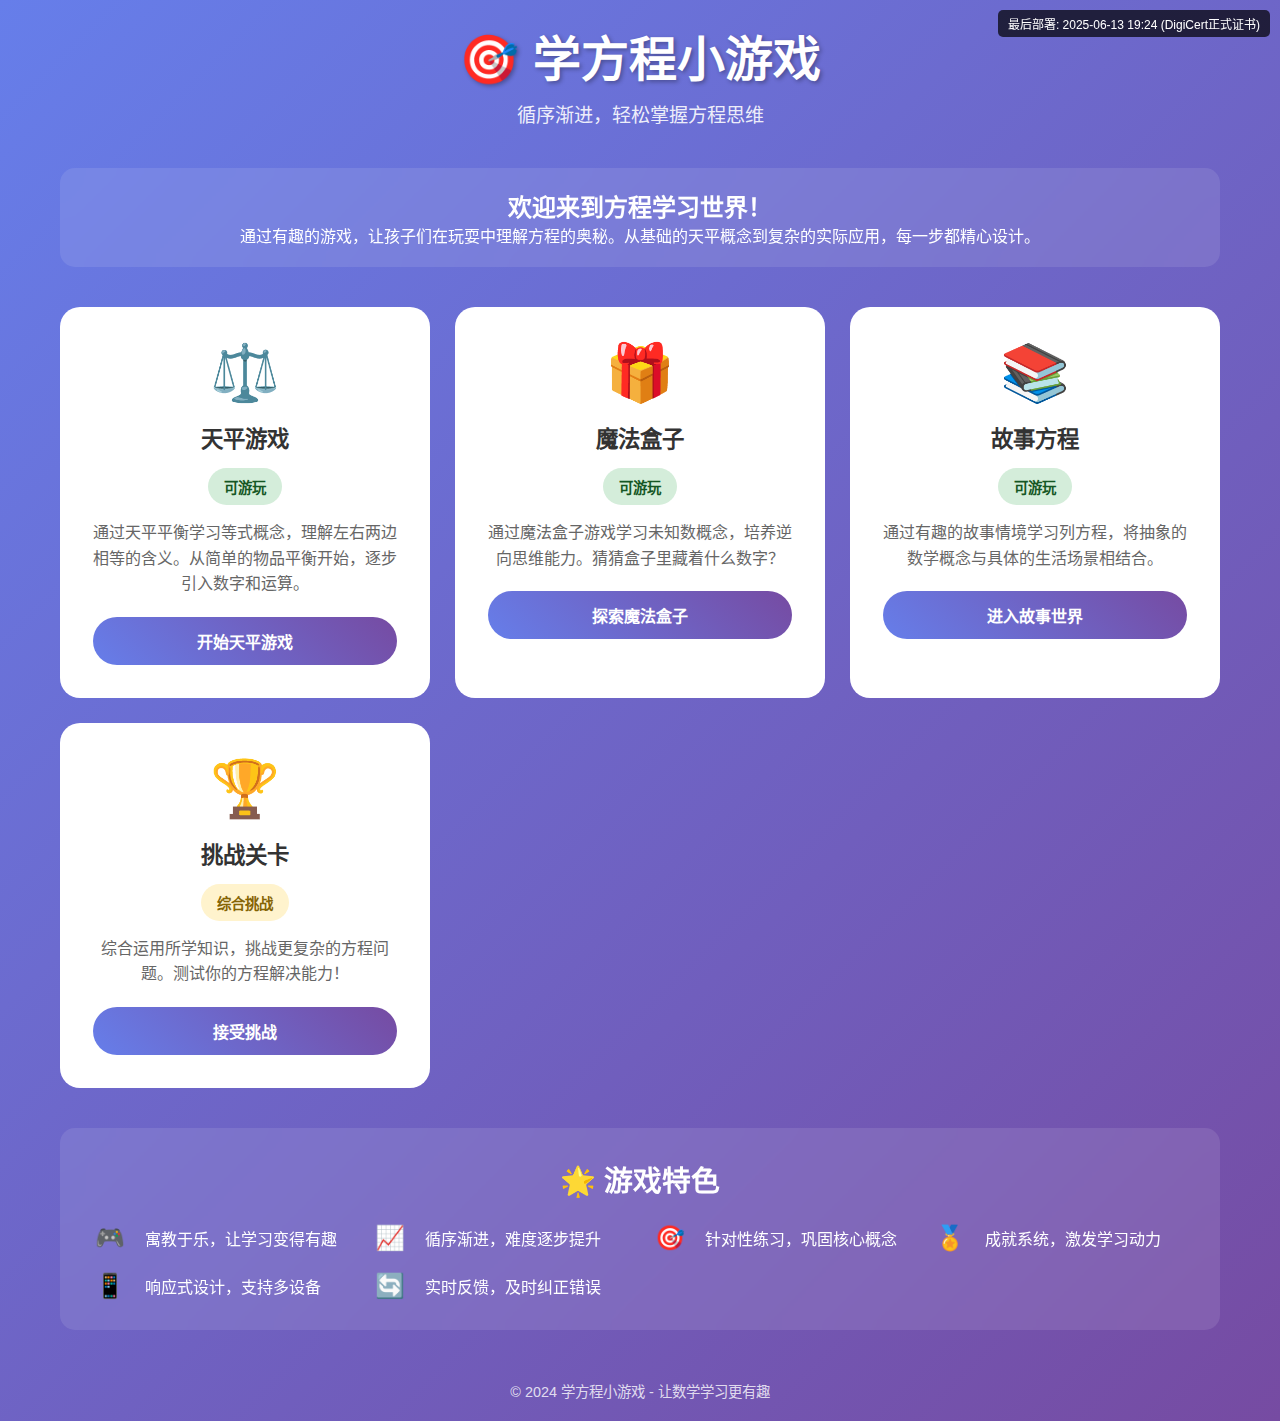
<file: index.html>
<!DOCTYPE html>
<html lang="zh-CN">
<head>
    <meta charset="UTF-8">
    <meta name="viewport" content="width=device-width, initial-scale=1.0">
    <title>学方程小游戏 - 主页</title>
    <style>
        * {
            margin: 0;
            padding: 0;
            box-sizing: border-box;
        }
        
        body {
            font-family: 'Arial', sans-serif;
            background: linear-gradient(135deg, #667eea 0%, #764ba2 100%);
            min-height: 100vh;
            color: #333;
        }
        
        .container {
            max-width: 1200px;
            margin: 0 auto;
            padding: 20px;
        }
        
        h1 {
            text-align: center;
            color: white;
            font-size: 3em;
            margin-bottom: 10px;
            text-shadow: 2px 2px 4px rgba(0,0,0,0.3);
        }
        
        .subtitle {
            text-align: center;
            color: rgba(255,255,255,0.9);
            font-size: 1.2em;
            margin-bottom: 40px;
        }
        
        .welcome-message {
            background: rgba(255,255,255,0.1);
            border-radius: 15px;
            padding: 20px;
            margin-bottom: 40px;
            text-align: center;
            color: white;
            backdrop-filter: blur(10px);
        }
        
        .game-modules {
            display: grid;
            grid-template-columns: repeat(auto-fit, minmax(280px, 1fr));
            gap: 25px;
            margin-top: 30px;
        }
        
        .module {
            background: white;
            padding: 30px;
            border-radius: 20px;
            border: 3px solid transparent;
            cursor: pointer;
            transition: all 0.3s ease;
            text-align: center;
            position: relative;
            overflow: hidden;
        }
        
        .module:hover {
            transform: translateY(-8px);
            box-shadow: 0 15px 35px rgba(0,0,0,0.2);
            border-color: #667eea;
        }
        
        .module-icon {
            font-size: 3.5em;
            margin-bottom: 15px;
            display: block;
        }
        
        .module-title {
            font-size: 1.4em;
            font-weight: bold;
            margin-bottom: 15px;
            color: #333;
        }
        
        .module-description {
            color: #666;
            line-height: 1.6;
            margin-bottom: 20px;
        }
        
        .module-status {
            display: inline-block;
            padding: 8px 16px;
            border-radius: 20px;
            font-size: 0.9em;
            font-weight: bold;
            margin-bottom: 15px;
        }
        
        .status-available {
            background: #d4edda;
            color: #155724;
        }
        
        .status-new {
            background: #fff3cd;
            color: #856404;
        }
        
        .module-button {
            background: linear-gradient(45deg, #667eea, #764ba2);
            color: white;
            border: none;
            padding: 12px 25px;
            border-radius: 25px;
            cursor: pointer;
            font-size: 1em;
            font-weight: bold;
            transition: all 0.3s ease;
            width: 100%;
        }
        
        .module-button:hover {
            background: linear-gradient(45deg, #5a67d8, #6b46c1);
            transform: translateY(-2px);
        }
        
        .features {
            background: rgba(255,255,255,0.1);
            border-radius: 15px;
            padding: 30px;
            margin-top: 40px;
            color: white;
            backdrop-filter: blur(10px);
        }
        
        .features h2 {
            text-align: center;
            margin-bottom: 25px;
            font-size: 1.8em;
        }
        
        .feature-list {
            display: grid;
            grid-template-columns: repeat(auto-fit, minmax(250px, 1fr));
            gap: 20px;
        }
        
        .feature-item {
            display: flex;
            align-items: center;
            gap: 15px;
        }
        
        .feature-icon {
            font-size: 1.5em;
            width: 40px;
            text-align: center;
        }
        
        .footer {
            text-align: center;
            margin-top: 50px;
            color: rgba(255,255,255,0.8);
            font-size: 0.9em;
        }
        
        /* 响应式设计 */
        @media (max-width: 768px) {
            .container {
                padding: 15px;
            }
            
            h1 {
                font-size: 2.2em;
            }
            
            .game-modules {
                grid-template-columns: 1fr;
                gap: 20px;
            }
            
            .module {
                padding: 25px;
            }
            
            .feature-list {
                grid-template-columns: 1fr;
            }
        }
    </style>
</head>
<body>
    <!-- 部署时间戳 -->
    <div style="position: fixed; top: 10px; right: 10px; background: rgba(0,0,0,0.7); color: white; padding: 5px 10px; border-radius: 5px; font-size: 12px; z-index: 1000;">
        最后部署: 2025-06-13 19:24 (DigiCert正式证书)
    </div>

    <div class="container">
        <h1>🎯 学方程小游戏</h1>
        <p class="subtitle">循序渐进，轻松掌握方程思维</p>
        
        <div class="welcome-message">
            <h2>欢迎来到方程学习世界！</h2>
            <p>通过有趣的游戏，让孩子们在玩耍中理解方程的奥秘。从基础的天平概念到复杂的实际应用，每一步都精心设计。</p>
        </div>
        
        <div class="game-modules">
            <div class="module" onclick="goToGame('balance')">
                <span class="module-icon">⚖️</span>
                <div class="module-title">天平游戏</div>
                <div class="module-status status-available">可游玩</div>
                <div class="module-description">
                    通过天平平衡学习等式概念，理解左右两边相等的含义。从简单的物品平衡开始，逐步引入数字和运算。
                </div>
                <button class="module-button">开始天平游戏</button>
            </div>
            
            <div class="module" onclick="goToGame('magicbox')">
                <span class="module-icon">🎁</span>
                <div class="module-title">魔法盒子</div>
                <div class="module-status status-available">可游玩</div>
                <div class="module-description">
                    通过魔法盒子游戏学习未知数概念，培养逆向思维能力。猜猜盒子里藏着什么数字？
                </div>
                <button class="module-button">探索魔法盒子</button>
            </div>
            
            <div class="module" onclick="goToGame('story')">
                <span class="module-icon">📚</span>
                <div class="module-title">故事方程</div>
                <div class="module-status status-available">可游玩</div>
                <div class="module-description">
                    通过有趣的故事情境学习列方程，将抽象的数学概念与具体的生活场景相结合。
                </div>
                <button class="module-button">进入故事世界</button>
            </div>
            
            <div class="module" onclick="goToGame('challenge')">
                <span class="module-icon">🏆</span>
                <div class="module-title">挑战关卡</div>
                <div class="module-status status-new">综合挑战</div>
                <div class="module-description">
                    综合运用所学知识，挑战更复杂的方程问题。测试你的方程解决能力！
                </div>
                <button class="module-button">接受挑战</button>
            </div>
        </div>
        
        <div class="features">
            <h2>🌟 游戏特色</h2>
            <div class="feature-list">
                <div class="feature-item">
                    <span class="feature-icon">🎮</span>
                    <span>寓教于乐，让学习变得有趣</span>
                </div>
                <div class="feature-item">
                    <span class="feature-icon">📈</span>
                    <span>循序渐进，难度逐步提升</span>
                </div>
                <div class="feature-item">
                    <span class="feature-icon">🎯</span>
                    <span>针对性练习，巩固核心概念</span>
                </div>
                <div class="feature-item">
                    <span class="feature-icon">🏅</span>
                    <span>成就系统，激发学习动力</span>
                </div>
                <div class="feature-item">
                    <span class="feature-icon">📱</span>
                    <span>响应式设计，支持多设备</span>
                </div>
                <div class="feature-item">
                    <span class="feature-icon">🔄</span>
                    <span>实时反馈，及时纠正错误</span>
                </div>
            </div>
        </div>
        
        <div class="footer">
            <p>© 2024 学方程小游戏 - 让数学学习更有趣</p>
        </div>
    </div>
    
    <script>
        // 游戏跳转函数
        function goToGame(gameType) {
            console.log('跳转到游戏:', gameType);
            
            switch(gameType) {
                case 'balance':
                    // 跳转到天平游戏（使用step4版本）
                    window.location.href = 'index_step4.html';
                    break;
                case 'magicbox':
                    // 跳转到魔法盒子游戏（使用step5版本）
                    window.location.href = 'index_step5.html';
                    break;
                case 'story':
                    // 跳转到故事方程游戏（使用简单版本）
                    window.location.href = 'index_simple.html';
                    break;
                case 'challenge':
                    // 跳转到挑战关卡（使用step6版本）
                    window.location.href = 'index_step6.html';
                    break;
                default:
                    alert('游戏正在开发中，敬请期待！');
            }
        }
        
        // 页面加载完成后的初始化
        document.addEventListener('DOMContentLoaded', function() {
            console.log('学方程小游戏主页加载完成');
            
            // 添加一些交互效果
            const modules = document.querySelectorAll('.module');
            modules.forEach(module => {
                module.addEventListener('mouseenter', function() {
                    this.style.transform = 'translateY(-8px) scale(1.02)';
                });
                
                module.addEventListener('mouseleave', function() {
                    this.style.transform = 'translateY(0) scale(1)';
                });
            });
        });
        
        // 阻止按钮的默认点击事件冒泡
        document.addEventListener('click', function(e) {
            if (e.target.classList.contains('module-button')) {
                e.stopPropagation();
                // 触发父元素的点击事件
                const module = e.target.closest('.module');
                if (module && module.onclick) {
                    module.onclick();
                }
            }
        });
    </script>
</body>
</html>
</file>
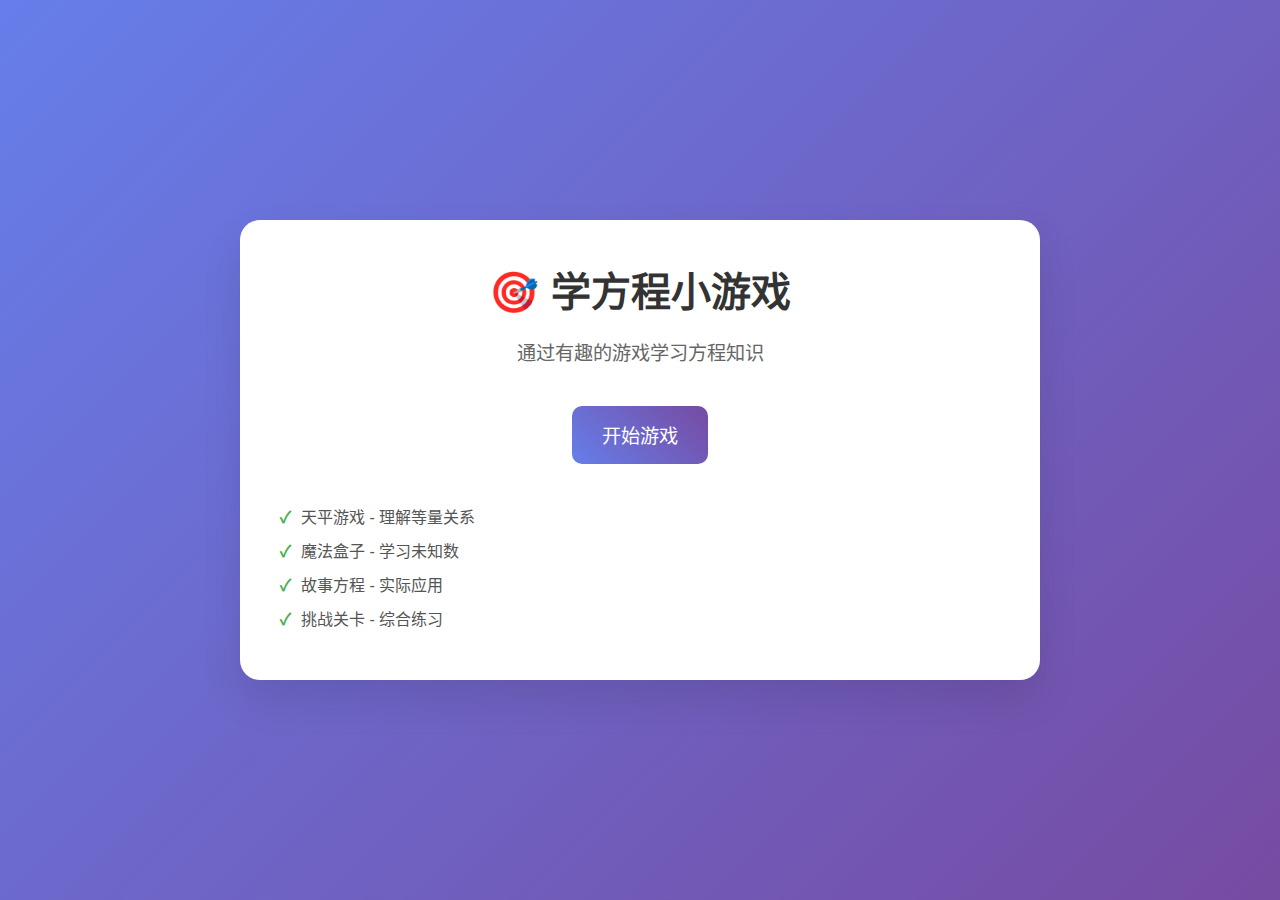
<file: index_simple.html>
<!DOCTYPE html>
<html lang="zh-CN">
<head>
    <meta charset="UTF-8">
    <meta name="viewport" content="width=device-width, initial-scale=1.0">
    <title>学方程小游戏 - 第五步</title>
    <style>
        * {
            margin: 0;
            padding: 0;
            box-sizing: border-box;
        }
        
        body {
            font-family: 'Arial', sans-serif;
            background: linear-gradient(135deg, #667eea 0%, #764ba2 100%);
            min-height: 100vh;
            display: flex;
            justify-content: center;
            align-items: center;
        }
        
        .container {
            background: white;
            border-radius: 20px;
            padding: 40px;
            box-shadow: 0 20px 40px rgba(0,0,0,0.1);
            text-align: center;
            max-width: 800px;
            width: 90%;
        }
        
        h1 {
            color: #333;
            margin-bottom: 20px;
            font-size: 2.5em;
        }
        
        .subtitle {
            color: #666;
            margin-bottom: 30px;
            font-size: 1.2em;
        }
        
        .start-screen {
            display: block;
        }
        
        .stage-selection {
            display: none;
        }
        
        .balance-game {
            display: none;
        }
        
        .magicbox-game {
            display: none;
        }
        
        .story-game {
            display: none;
        }
        
        .start-button {
            background: linear-gradient(45deg, #667eea, #764ba2);
            color: white;
            border: none;
            padding: 15px 30px;
            font-size: 1.2em;
            border-radius: 10px;
            cursor: pointer;
            transition: transform 0.3s ease;
            margin: 10px;
        }
        
        .start-button:hover {
            transform: translateY(-2px);
        }
        
        .features {
            margin-top: 30px;
            text-align: left;
        }
        
        .feature {
            margin: 10px 0;
            color: #555;
        }
        
        .feature::before {
            content: "✓";
            color: #4CAF50;
            font-weight: bold;
            margin-right: 10px;
        }
        
        .stages-grid {
            display: grid;
            grid-template-columns: repeat(auto-fit, minmax(250px, 1fr));
            gap: 20px;
            margin: 30px 0;
        }
        
        .stage-card {
            background: #f8f9fa;
            border-radius: 15px;
            padding: 20px;
            cursor: pointer;
            transition: all 0.3s ease;
            border: 2px solid transparent;
        }
        
        .stage-card:hover {
            transform: translateY(-5px);
            box-shadow: 0 10px 20px rgba(0,0,0,0.1);
            border-color: #667eea;
        }
        
        .stage-card.locked {
            opacity: 0.5;
            cursor: not-allowed;
        }
        
        .stage-card.locked:hover {
            transform: none;
            box-shadow: none;
            border-color: transparent;
        }
        
        .stage-icon {
            font-size: 3em;
            margin-bottom: 10px;
        }
        
        .stage-title {
            font-size: 1.3em;
            font-weight: bold;
            color: #333;
            margin-bottom: 10px;
        }
        
        .stage-description {
            color: #666;
            font-size: 0.9em;
            margin-bottom: 15px;
        }
        
        .stage-progress {
            background: #e9ecef;
            border-radius: 10px;
            height: 8px;
            overflow: hidden;
        }
        
        .stage-progress-fill {
            background: linear-gradient(45deg, #667eea, #764ba2);
            height: 100%;
            transition: width 0.3s ease;
        }
        
        .back-button {
            background: #6c757d;
            color: white;
            border: none;
            padding: 10px 20px;
            border-radius: 8px;
            cursor: pointer;
            margin-top: 20px;
        }
        
        .back-button:hover {
            background: #5a6268;
        }
        
        /* 游戏通用样式 */
        .game-header {
            display: flex;
            justify-content: space-between;
            align-items: center;
            margin-bottom: 30px;
            padding: 20px;
            background: #f8f9fa;
            border-radius: 15px;
        }
        
        .game-info {
            display: flex;
            gap: 30px;
        }
        
        .info-item {
            text-align: center;
        }
        
        .info-label {
            font-size: 0.9em;
            color: #666;
            margin-bottom: 5px;
        }
        
        .info-value {
            font-size: 1.5em;
            font-weight: bold;
            color: #333;
        }
        
        .question-area {
            background: #f8f9fa;
            border-radius: 15px;
            padding: 20px;
            margin: 20px 0;
        }
        
        .question-text {
            font-size: 1.2em;
            color: #333;
            margin-bottom: 20px;
        }
        
        .answer-options {
            display: flex;
            justify-content: center;
            gap: 15px;
            flex-wrap: wrap;
        }
        
        .option-button {
            background: #e9ecef;
            border: 2px solid #dee2e6;
            padding: 10px 20px;
            border-radius: 8px;
            cursor: pointer;
            transition: all 0.3s ease;
            font-size: 1.1em;
        }
        
        .option-button:hover {
            background: #667eea;
            color: white;
            border-color: #667eea;
        }
        
        .option-button.selected {
            background: #667eea;
            color: white;
            border-color: #667eea;
        }
        
        .submit-button {
            background: #28a745;
            color: white;
            border: none;
            padding: 12px 30px;
            border-radius: 8px;
            cursor: pointer;
            font-size: 1.1em;
            margin-top: 20px;
        }
        
        .submit-button:hover {
            background: #218838;
        }
        
        .submit-button:disabled {
            background: #6c757d;
            cursor: not-allowed;
        }
        
        .feedback {
            margin-top: 20px;
            padding: 15px;
            border-radius: 8px;
            font-weight: bold;
            display: none;
        }
        
        .feedback.correct {
            background: #d4edda;
            color: #155724;
            border: 1px solid #c3e6cb;
        }
        
        .feedback.incorrect {
            background: #f8d7da;
            color: #721c24;
            border: 1px solid #f5c6cb;
        }
        
        /* 天平游戏样式 */
        .balance-container {
            margin: 40px 0;
            position: relative;
        }
        
        .balance {
            display: flex;
            justify-content: center;
            align-items: flex-end;
            margin-bottom: 30px;
        }
        
        .balance-arm {
            width: 300px;
            height: 8px;
            background: #8B4513;
            border-radius: 4px;
            position: relative;
            margin: 0 20px;
        }
        
        .balance-fulcrum {
            width: 0;
            height: 0;
            border-left: 20px solid transparent;
            border-right: 20px solid transparent;
            border-bottom: 40px solid #654321;
            position: absolute;
            bottom: -40px;
            left: 50%;
            transform: translateX(-50%);
        }
        
        .balance-pan {
            width: 120px;
            height: 20px;
            background: #FFD700;
            border-radius: 10px;
            position: absolute;
            top: -10px;
            display: flex;
            justify-content: center;
            align-items: center;
            box-shadow: 0 4px 8px rgba(0,0,0,0.2);
        }
        
        .balance-pan.left {
            left: -60px;
        }
        
        .balance-pan.right {
            right: -60px;
        }
        
        .weight {
            width: 40px;
            height: 40px;
            background: #FF6B6B;
            border-radius: 50%;
            display: flex;
            justify-content: center;
            align-items: center;
            color: white;
            font-weight: bold;
            margin: 2px;
            cursor: pointer;
            transition: transform 0.2s ease;
        }
        
        .weight:hover {
            transform: scale(1.1);
        }
        
        .weight.unknown {
            background: #4ECDC4;
        }
        
        /* 魔法盒子游戏样式 */
        .magicbox-container {
            margin: 40px 0;
            display: flex;
            justify-content: center;
            align-items: center;
            gap: 30px;
            flex-wrap: wrap;
        }
        
        .magic-box {
            width: 120px;
            height: 120px;
            background: linear-gradient(45deg, #9b59b6, #8e44ad);
            border-radius: 15px;
            display: flex;
            justify-content: center;
            align-items: center;
            color: white;
            font-size: 2em;
            font-weight: bold;
            box-shadow: 0 8px 16px rgba(0,0,0,0.2);
            position: relative;
            cursor: pointer;
            transition: all 0.3s ease;
        }
        
        .magic-box:hover {
            transform: translateY(-5px);
            box-shadow: 0 12px 24px rgba(0,0,0,0.3);
        }
        
        .magic-box.mystery {
            background: linear-gradient(45deg, #34495e, #2c3e50);
        }
        
        .magic-box::before {
            content: "✨";
            position: absolute;
            top: -10px;
            right: -10px;
            font-size: 1.5em;
            animation: sparkle 2s infinite;
        }
        
        @keyframes sparkle {
            0%, 100% { opacity: 1; transform: scale(1); }
            50% { opacity: 0.5; transform: scale(1.2); }
        }
        
        .operator {
            font-size: 2em;
            color: #333;
            font-weight: bold;
        }
        
        .equation-display {
            background: #f8f9fa;
            border-radius: 15px;
            padding: 30px;
            margin: 20px 0;
            font-size: 1.5em;
            color: #333;
            border: 2px dashed #dee2e6;
        }
        
        .input-area {
            margin: 20px 0;
        }
        
        .number-input {
            width: 80px;
            height: 50px;
            font-size: 1.5em;
            text-align: center;
            border: 2px solid #dee2e6;
            border-radius: 8px;
            margin: 0 10px;
        }
        
        .number-input:focus {
            border-color: #667eea;
            outline: none;
        }
        
        .hint-text {
             color: #666;
             font-size: 0.9em;
             margin-top: 10px;
         }
         
         /* 故事游戏样式 */
         .story-container {
             margin: 40px 0;
             text-align: left;
         }
         
         .story-content {
             background: linear-gradient(135deg, #f8f9fa 0%, #e9ecef 100%);
             border-radius: 20px;
             padding: 30px;
             margin: 20px 0;
             border-left: 5px solid #667eea;
             box-shadow: 0 4px 12px rgba(0,0,0,0.1);
         }
         
         .story-title {
             font-size: 1.5em;
             font-weight: bold;
             color: #333;
             margin-bottom: 15px;
             display: flex;
             align-items: center;
             gap: 10px;
         }
         
         .story-text {
             font-size: 1.1em;
             line-height: 1.6;
             color: #555;
             margin-bottom: 20px;
         }
         
         .story-highlight {
             background: #fff3cd;
             padding: 2px 6px;
             border-radius: 4px;
             font-weight: bold;
             color: #856404;
         }
         
         .story-question {
             background: #d1ecf1;
             border-radius: 15px;
             padding: 20px;
             margin: 20px 0;
             border-left: 4px solid #17a2b8;
         }
         
         .story-question-title {
             font-size: 1.2em;
             font-weight: bold;
             color: #0c5460;
             margin-bottom: 10px;
         }
         
         .story-question-text {
             font-size: 1.1em;
             color: #0c5460;
         }
         
         .equation-builder {
             background: white;
             border-radius: 15px;
             padding: 25px;
             margin: 20px 0;
             border: 2px dashed #dee2e6;
             text-align: center;
         }
         
         .equation-builder-title {
             font-size: 1.2em;
             color: #333;
             margin-bottom: 15px;
         }
         
         .equation-parts {
             display: flex;
             justify-content: center;
             align-items: center;
             gap: 10px;
             flex-wrap: wrap;
             margin: 20px 0;
         }
         
         .equation-part {
             background: #f8f9fa;
             border: 2px solid #dee2e6;
             border-radius: 8px;
             padding: 10px 15px;
             font-size: 1.2em;
             min-width: 60px;
             text-align: center;
         }
         
         .equation-part.variable {
             background: #e3f2fd;
             border-color: #2196f3;
             color: #1976d2;
             font-weight: bold;
         }
         
         .equation-part.operator {
             background: #fff3e0;
             border-color: #ff9800;
             color: #f57c00;
             font-weight: bold;
         }
         
         .equation-part.number {
             background: #e8f5e8;
             border-color: #4caf50;
             color: #388e3c;
             font-weight: bold;
         }
         
         .story-choices {
             display: grid;
             grid-template-columns: repeat(auto-fit, minmax(200px, 1fr));
             gap: 15px;
             margin: 20px 0;
         }
         
         .story-choice {
             background: white;
             border: 2px solid #dee2e6;
             border-radius: 12px;
             padding: 15px;
             cursor: pointer;
             transition: all 0.3s ease;
             text-align: center;
         }
         
         .story-choice:hover {
             border-color: #667eea;
             background: #f8f9ff;
             transform: translateY(-2px);
             box-shadow: 0 4px 12px rgba(102, 126, 234, 0.2);
         }
         
         .story-choice.selected {
             border-color: #667eea;
             background: #667eea;
             color: white;
         }
         
         .choice-label {
             font-size: 0.9em;
             color: #666;
             margin-bottom: 5px;
         }
         
         .story-choice.selected .choice-label {
             color: #e9ecef;
         }
         
         .choice-equation {
             font-size: 1.1em;
             font-weight: bold;
         }
         
         .story-explanation {
             background: #d4edda;
             border-radius: 12px;
             padding: 20px;
             margin: 20px 0;
             border-left: 4px solid #28a745;
             display: none;
         }
         
         .explanation-title {
             font-size: 1.1em;
             font-weight: bold;
             color: #155724;
             margin-bottom: 10px;
         }
         
         .explanation-text {
             color: #155724;
             line-height: 1.5;
         }
    </style>
</head>
<body>
    <div class="container">
        <!-- 开始界面 -->
        <div class="start-screen" id="startScreen">
            <h1>🎯 学方程小游戏</h1>
            <p class="subtitle">通过有趣的游戏学习方程知识</p>
            
            <button class="start-button" onclick="showStageSelection()">开始游戏</button>
            
            <div class="features">
                <div class="feature">天平游戏 - 理解等量关系</div>
                <div class="feature">魔法盒子 - 学习未知数</div>
                <div class="feature">故事方程 - 实际应用</div>
                <div class="feature">挑战关卡 - 综合练习</div>
            </div>
        </div>
        
        <!-- 阶段选择界面 -->
        <div class="stage-selection" id="stageSelection">
            <h1>选择游戏阶段</h1>
            <p class="subtitle">选择你想要挑战的阶段</p>
            
            <div class="stages-grid">
                <div class="stage-card" onclick="selectStage(1)">
                    <div class="stage-icon">⚖️</div>
                    <div class="stage-title">天平游戏</div>
                    <div class="stage-description">通过天平理解等量关系，学习方程的基本概念</div>
                    <div class="stage-progress">
                        <div class="stage-progress-fill" style="width: 0%"></div>
                    </div>
                </div>
                
                <div class="stage-card" onclick="selectStage(2)">
                    <div class="stage-icon">📦</div>
                    <div class="stage-title">魔法盒子</div>
                    <div class="stage-description">学习用字母表示未知数，掌握代数思维</div>
                    <div class="stage-progress">
                        <div class="stage-progress-fill" style="width: 0%"></div>
                    </div>
                </div>
                
                <div class="stage-card" onclick="selectStage(3)">
                    <div class="stage-icon">📚</div>
                    <div class="stage-title">故事方程</div>
                    <div class="stage-description">通过故事情境学习列方程解决实际问题</div>
                    <div class="stage-progress">
                        <div class="stage-progress-fill" style="width: 0%"></div>
                    </div>
                </div>
                
                <div class="stage-card locked">
                    <div class="stage-icon">🏆</div>
                    <div class="stage-title">挑战关卡</div>
                    <div class="stage-description">综合运用所学知识，挑战更复杂的方程</div>
                    <div class="stage-progress">
                        <div class="stage-progress-fill" style="width: 0%"></div>
                    </div>
                </div>
            </div>
            
            <button class="back-button" onclick="showStartScreen()">返回</button>
        </div>
        
        <!-- 天平游戏界面 -->
        <div class="balance-game" id="balanceGame">
            <div class="game-header">
                <h2>⚖️ 天平游戏</h2>
                <div class="game-info">
                    <div class="info-item">
                        <div class="info-label">关卡</div>
                        <div class="info-value" id="currentLevel">1</div>
                    </div>
                    <div class="info-item">
                        <div class="info-label">分数</div>
                        <div class="info-value" id="currentScore">0</div>
                    </div>
                    <div class="info-item">
                        <div class="info-label">生命</div>
                        <div class="info-value" id="currentLives">❤️❤️❤️</div>
                    </div>
                </div>
                <button class="back-button" onclick="showStageSelection()">返回选择</button>
            </div>
            
            <div class="balance-container">
                <div class="balance">
                    <div class="balance-arm">
                        <div class="balance-fulcrum"></div>
                        <div class="balance-pan left" id="leftPan"></div>
                        <div class="balance-pan right" id="rightPan"></div>
                    </div>
                </div>
            </div>
            
            <div class="question-area">
                <div class="question-text" id="questionText">观察天平，找出未知数的值</div>
                <div class="answer-options" id="answerOptions"></div>
                <button class="submit-button" id="submitAnswer" onclick="checkAnswer()" disabled>提交答案</button>
                <div class="feedback" id="feedback"></div>
            </div>
        </div>
        
        <!-- 魔法盒子游戏界面 -->
        <div class="magicbox-game" id="magicboxGame">
            <div class="game-header">
                <h2>📦 魔法盒子</h2>
                <div class="game-info">
                    <div class="info-item">
                        <div class="info-label">关卡</div>
                        <div class="info-value" id="magicLevel">1</div>
                    </div>
                    <div class="info-item">
                        <div class="info-label">分数</div>
                        <div class="info-value" id="magicScore">0</div>
                    </div>
                    <div class="info-item">
                        <div class="info-label">生命</div>
                        <div class="info-value" id="magicLives">❤️❤️❤️</div>
                    </div>
                </div>
                <button class="back-button" onclick="showStageSelection()">返回选择</button>
            </div>
            
            <div class="equation-display" id="equationDisplay">
                观察魔法盒子的规律，找出未知数的值
            </div>
            
            <div class="magicbox-container" id="magicboxContainer">
                <!-- 魔法盒子将在这里动态生成 -->
            </div>
            
            <div class="question-area">
                <div class="question-text" id="magicQuestionText">这个魔法盒子里藏着什么数字？</div>
                <div class="input-area">
                    <input type="number" class="number-input" id="magicAnswer" placeholder="?">
                    <div class="hint-text">输入你认为正确的数字</div>
                </div>
                <button class="submit-button" id="submitMagicAnswer" onclick="checkMagicAnswer()">提交答案</button>
                <div class="feedback" id="magicFeedback"></div>
            </div>
        </div>
        
        <!-- 故事方程游戏界面 -->
        <div class="story-game" id="storyGame">
            <div class="game-header">
                <h2>📚 故事方程</h2>
                <div class="game-info">
                    <div class="info-item">
                        <div class="info-label">关卡</div>
                        <div class="info-value" id="storyLevel">1</div>
                    </div>
                    <div class="info-item">
                        <div class="info-label">分数</div>
                        <div class="info-value" id="storyScore">0</div>
                    </div>
                    <div class="info-item">
                        <div class="info-label">生命</div>
                        <div class="info-value" id="storyLives">❤️❤️❤️</div>
                    </div>
                </div>
                <button class="back-button" onclick="showStageSelection()">返回选择</button>
            </div>
            
            <div class="story-container">
                <div class="story-content" id="storyContent">
                    <!-- 故事内容将在这里动态生成 -->
                </div>
                
                <div class="story-question" id="storyQuestion">
                    <!-- 问题将在这里显示 -->
                </div>
                
                <div class="equation-builder" id="equationBuilder">
                    <div class="equation-builder-title">根据故事列出方程：</div>
                    <div class="equation-parts" id="equationParts">
                        <!-- 方程部分将在这里显示 -->
                    </div>
                </div>
                
                <div class="story-choices" id="storyChoices">
                    <!-- 选择项将在这里动态生成 -->
                </div>
                
                <button class="submit-button" id="submitStoryAnswer" onclick="checkStoryAnswer()" disabled>提交答案</button>
                
                <div class="story-explanation" id="storyExplanation">
                    <!-- 解释将在这里显示 -->
                </div>
                
                <div class="feedback" id="storyFeedback"></div>
            </div>
        </div>
    </div>
    
    <script>
        // 游戏状态
        let gameState = {
            currentStage: 1,
            unlockedStages: 3, // 解锁前三个阶段
            currentLevel: 1,
            score: 0,
            lives: 3,
            selectedAnswer: null,
            progress: {
                stage1: 0,
                stage2: 0,
                stage3: 0,
                stage4: 0
            }
        };
        
        // 天平游戏关卡数据
        const balanceLevels = [
            {
                level: 1,
                leftWeights: [3, 2],
                rightWeights: ['x'],
                question: "天平平衡时，x 的值是多少？",
                options: [3, 4, 5, 6],
                answer: 5
            },
            {
                level: 2,
                leftWeights: [4, 4],
                rightWeights: [2, 'x'],
                question: "天平平衡时，x 的值是多少？",
                options: [4, 5, 6, 7],
                answer: 6
            },
            {
                level: 3,
                leftWeights: [7],
                rightWeights: [3, 'x'],
                question: "天平平衡时，x 的值是多少？",
                options: [3, 4, 5, 6],
                answer: 4
            }
        ];
         
         // 故事方程游戏关卡数据
         const storyLevels = [
             {
                 level: 1,
                 title: "🍎 小明买苹果",
                 story: "小明去水果店买苹果。他发现苹果的价格是每个3元。小明一共花了<span class='story-highlight'>15元</span>买苹果。",
                 question: "小明买了多少个苹果？",
                 equation: ["x", "×", "3", "=", "15"],
                 choices: [
                     { label: "方程A", equation: "x × 3 = 15", correct: true },
                     { label: "方程B", equation: "x + 3 = 15", correct: false },
                     { label: "方程C", equation: "3 - x = 15", correct: false },
                     { label: "方程D", equation: "15 ÷ x = 3", correct: false }
                 ],
                 answer: 5,
                 explanation: "设小明买了x个苹果。因为每个苹果3元，买x个苹果需要3x元。总共花了15元，所以方程是：x × 3 = 15，解得x = 5。"
             },
             {
                 level: 2,
                 title: "📚 图书馆借书",
                 story: "小红去图书馆借书。图书馆规定每人最多可以借<span class='story-highlight'>8本书</span>。小红已经借了一些书，现在还可以再借<span class='story-highlight'>3本书</span>。",
                 question: "小红已经借了多少本书？",
                 equation: ["x", "+", "3", "=", "8"],
                 choices: [
                     { label: "方程A", equation: "x - 3 = 8", correct: false },
                     { label: "方程B", equation: "x + 3 = 8", correct: true },
                     { label: "方程C", equation: "8 - x = 3", correct: false },
                     { label: "方程D", equation: "x × 3 = 8", correct: false }
                 ],
                 answer: 5,
                 explanation: "设小红已经借了x本书。她还可以再借3本，总共最多借8本，所以方程是：x + 3 = 8，解得x = 5。"
             },
             {
                 level: 3,
                 title: "🚌 班级春游",
                 story: "三年级要去春游，全班有<span class='story-highlight'>42名学生</span>。学校安排了几辆大巴车，每辆车可以坐<span class='story-highlight'>14名学生</span>。",
                 question: "学校安排了多少辆大巴车？",
                 equation: ["x", "×", "14", "=", "42"],
                 choices: [
                     { label: "方程A", equation: "x + 14 = 42", correct: false },
                     { label: "方程B", equation: "x - 14 = 42", correct: false },
                     { label: "方程C", equation: "x × 14 = 42", correct: true },
                     { label: "方程D", equation: "42 ÷ x = 14", correct: false }
                 ],
                 answer: 3,
                 explanation: "设学校安排了x辆大巴车。每辆车坐14名学生，x辆车可以坐14x名学生。全班42名学生，所以方程是：x × 14 = 42，解得x = 3。"
             }
         ];
        
        // 魔法盒子游戏关卡数据
        const magicboxLevels = [
            {
                level: 1,
                boxes: [3, '+', 2, '=', 'x'],
                question: "这个魔法盒子里藏着什么数字？",
                answer: 5,
                hint: "3 + 2 = ?"
            },
            {
                level: 2,
                boxes: [8, '-', 'x', '=', 3],
                question: "这个魔法盒子里藏着什么数字？",
                answer: 5,
                hint: "8 - ? = 3"
            },
            {
                level: 3,
                boxes: ['x', '×', 3, '=', 12],
                question: "这个魔法盒子里藏着什么数字？",
                answer: 4,
                hint: "? × 3 = 12"
            }
        ];
        
        // 显示阶段选择界面
        function showStageSelection() {
            document.getElementById('startScreen').style.display = 'none';
            document.getElementById('stageSelection').style.display = 'block';
            document.getElementById('balanceGame').style.display = 'none';
            document.getElementById('magicboxGame').style.display = 'none';
            document.getElementById('storyGame').style.display = 'none';
            console.log('显示阶段选择界面');
        }
        
        // 显示开始界面
        function showStartScreen() {
            document.getElementById('startScreen').style.display = 'block';
            document.getElementById('stageSelection').style.display = 'none';
            document.getElementById('balanceGame').style.display = 'none';
            document.getElementById('magicboxGame').style.display = 'none';
            document.getElementById('storyGame').style.display = 'none';
            console.log('返回开始界面');
        }
        
        // 选择阶段
        function selectStage(stage) {
            if (stage > gameState.unlockedStages) {
                alert('请先完成前面的阶段！');
                return;
            }
            
            gameState.currentStage = stage;
            console.log('选择阶段:', stage);
            
            if (stage === 1) {
                startBalanceGame();
            } else if (stage === 2) {
                startMagicboxGame();
            } else if (stage === 3) {
                startStoryGame();
            } else {
                alert(`阶段 ${stage} 功能正在开发中！`);
            }
        }
        
        // 开始天平游戏
        function startBalanceGame() {
            document.getElementById('startScreen').style.display = 'none';
            document.getElementById('stageSelection').style.display = 'none';
            document.getElementById('balanceGame').style.display = 'block';
            document.getElementById('magicboxGame').style.display = 'none';
            document.getElementById('storyGame').style.display = 'none';
            
            // 重置游戏状态
            gameState.currentLevel = 1;
            gameState.score = 0;
            gameState.lives = 3;
            gameState.selectedAnswer = null;
            
            updateGameInfo();
            loadBalanceLevel(gameState.currentLevel);
            console.log('开始天平游戏');
        }
        
        // 开始魔法盒子游戏
        function startMagicboxGame() {
            document.getElementById('startScreen').style.display = 'none';
            document.getElementById('stageSelection').style.display = 'none';
            document.getElementById('balanceGame').style.display = 'none';
            document.getElementById('magicboxGame').style.display = 'block';
            document.getElementById('storyGame').style.display = 'none';
            
            // 重置游戏状态
            gameState.currentLevel = 1;
            gameState.score = 0;
            gameState.lives = 3;
            
            updateMagicGameInfo();
            loadMagicboxLevel(gameState.currentLevel);
            console.log('开始魔法盒子游戏');
        }
        
        // 开始故事方程游戏
        function startStoryGame() {
            document.getElementById('startScreen').style.display = 'none';
            document.getElementById('stageSelection').style.display = 'none';
            document.getElementById('balanceGame').style.display = 'none';
            document.getElementById('magicboxGame').style.display = 'none';
            document.getElementById('storyGame').style.display = 'block';
            
            // 重置游戏状态
            gameState.currentLevel = 1;
            gameState.score = 0;
            gameState.lives = 3;
            gameState.selectedAnswer = null;
            
            updateStoryGameInfo();
            loadStoryLevel(gameState.currentLevel);
            console.log('开始故事方程游戏');
        }
        
        // 更新天平游戏信息显示
        function updateGameInfo() {
            document.getElementById('currentLevel').textContent = gameState.currentLevel;
            document.getElementById('currentScore').textContent = gameState.score;
            
            let livesDisplay = '';
            for (let i = 0; i < gameState.lives; i++) {
                livesDisplay += '❤️';
            }
            document.getElementById('currentLives').textContent = livesDisplay;
        }
        
        // 更新魔法盒子游戏信息显示
        function updateMagicGameInfo() {
            document.getElementById('magicLevel').textContent = gameState.currentLevel;
            document.getElementById('magicScore').textContent = gameState.score;
            
            let livesDisplay = '';
            for (let i = 0; i < gameState.lives; i++) {
                livesDisplay += '❤️';
            }
            document.getElementById('magicLives').textContent = livesDisplay;
        }
        
        // 更新故事游戏信息显示
        function updateStoryGameInfo() {
            document.getElementById('storyLevel').textContent = gameState.currentLevel;
            document.getElementById('storyScore').textContent = gameState.score;
            
            let livesDisplay = '';
            for (let i = 0; i < gameState.lives; i++) {
                livesDisplay += '❤️';
            }
            document.getElementById('storyLives').textContent = livesDisplay;
        }
        
        // 加载天平关卡
        function loadBalanceLevel(level) {
            const levelData = balanceLevels[level - 1];
            if (!levelData) {
                alert('恭喜完成所有关卡！');
                showStageSelection();
                return;
            }
            
            // 清空天平
            document.getElementById('leftPan').innerHTML = '';
            document.getElementById('rightPan').innerHTML = '';
            
            // 添加左侧砝码
            levelData.leftWeights.forEach(weight => {
                const weightElement = createWeight(weight);
                document.getElementById('leftPan').appendChild(weightElement);
            });
            
            // 添加右侧砝码
            levelData.rightWeights.forEach(weight => {
                const weightElement = createWeight(weight);
                document.getElementById('rightPan').appendChild(weightElement);
            });
            
            // 设置问题和选项
            document.getElementById('questionText').textContent = levelData.question;
            createAnswerOptions(levelData.options);
            
            // 重置反馈和按钮
            document.getElementById('feedback').style.display = 'none';
            document.getElementById('submitAnswer').disabled = true;
            gameState.selectedAnswer = null;
        }
        
        // 加载魔法盒子关卡
        function loadMagicboxLevel(level) {
            const levelData = magicboxLevels[level - 1];
            if (!levelData) {
                alert('恭喜完成所有关卡！');
                showStageSelection();
                return;
            }
            
            // 清空容器
            const container = document.getElementById('magicboxContainer');
            container.innerHTML = '';
            
            // 创建魔法盒子
            levelData.boxes.forEach((item, index) => {
                if (typeof item === 'string' && ['+', '-', '×', '÷', '='].includes(item)) {
                    // 运算符
                    const operator = document.createElement('div');
                    operator.className = 'operator';
                    operator.textContent = item;
                    container.appendChild(operator);
                } else {
                    // 数字或未知数
                    const box = document.createElement('div');
                    box.className = 'magic-box';
                    if (item === 'x') {
                        box.className += ' mystery';
                        box.textContent = '?';
                    } else {
                        box.textContent = item;
                    }
                    container.appendChild(box);
                }
            });
            
            // 设置问题
            document.getElementById('equationDisplay').textContent = levelData.hint;
            document.getElementById('magicQuestionText').textContent = levelData.question;
            
            // 重置输入和反馈
            document.getElementById('magicAnswer').value = '';
            document.getElementById('magicFeedback').style.display = 'none';
        }
        
        // 创建砝码元素
        function createWeight(value) {
            const weight = document.createElement('div');
            weight.className = 'weight';
            if (value === 'x') {
                weight.className += ' unknown';
                weight.textContent = 'x';
            } else {
                weight.textContent = value;
            }
            return weight;
        }
        
        // 创建答案选项
        function createAnswerOptions(options) {
            const container = document.getElementById('answerOptions');
            container.innerHTML = '';
            
            options.forEach(option => {
                const button = document.createElement('button');
                button.className = 'option-button';
                button.textContent = option;
                button.onclick = () => selectAnswer(option, button);
                container.appendChild(button);
            });
        }
        
        // 选择答案
        function selectAnswer(answer, buttonElement) {
            // 移除之前的选择
            document.querySelectorAll('.option-button').forEach(btn => {
                btn.classList.remove('selected');
            });
            
            // 选择当前答案
            buttonElement.classList.add('selected');
            gameState.selectedAnswer = answer;
            document.getElementById('submitAnswer').disabled = false;
            console.log('选择答案:', answer);
        }
        
        // 检查天平游戏答案
        function checkAnswer() {
            if (gameState.selectedAnswer === null) {
                return;
            }
            
            const levelData = balanceLevels[gameState.currentLevel - 1];
            const feedback = document.getElementById('feedback');
            
            if (gameState.selectedAnswer === levelData.answer) {
                // 答案正确
                feedback.textContent = '🎉 答案正确！';
                feedback.className = 'feedback correct';
                feedback.style.display = 'block';
                
                gameState.score += 10;
                updateGameInfo();
                
                setTimeout(() => {
                    gameState.currentLevel++;
                    loadBalanceLevel(gameState.currentLevel);
                }, 2000);
            } else {
                // 答案错误
                feedback.textContent = `❌ 答案错误！正确答案是 ${levelData.answer}`;
                feedback.className = 'feedback incorrect';
                feedback.style.display = 'block';
                
                gameState.lives--;
                updateGameInfo();
                
                if (gameState.lives <= 0) {
                    setTimeout(() => {
                        alert('游戏结束！');
                        showStageSelection();
                    }, 2000);
                } else {
                    setTimeout(() => {
                        loadBalanceLevel(gameState.currentLevel);
                    }, 2000);
                }
            }
            
            console.log('检查答案:', gameState.selectedAnswer, '正确答案:', levelData.answer);
        }
        
        // 检查魔法盒子答案
        function checkMagicAnswer() {
            const userAnswer = parseInt(document.getElementById('magicAnswer').value);
            if (isNaN(userAnswer)) {
                alert('请输入一个有效的数字！');
                return;
            }
            
            const levelData = magicboxLevels[gameState.currentLevel - 1];
            const feedback = document.getElementById('magicFeedback');
            
            if (userAnswer === levelData.answer) {
                // 答案正确
                feedback.textContent = '🎉 答案正确！魔法盒子被解开了！';
                feedback.className = 'feedback correct';
                feedback.style.display = 'block';
                
                gameState.score += 15;
                updateMagicGameInfo();
                
                setTimeout(() => {
                    gameState.currentLevel++;
                    loadMagicboxLevel(gameState.currentLevel);
                }, 2000);
            } else {
                // 答案错误
                feedback.textContent = `❌ 答案错误！正确答案是 ${levelData.answer}`;
                feedback.className = 'feedback incorrect';
                feedback.style.display = 'block';
                
                gameState.lives--;
                updateMagicGameInfo();
                
                if (gameState.lives <= 0) {
                    setTimeout(() => {
                        alert('游戏结束！');
                        showStageSelection();
                    }, 2000);
                } else {
                    setTimeout(() => {
                        loadMagicboxLevel(gameState.currentLevel);
                    }, 2000);
                }
            }
            
            console.log('检查魔法盒子答案:', userAnswer, '正确答案:', levelData.answer);
        }
        
        // 加载故事关卡
        function loadStoryLevel(level) {
            const levelData = storyLevels[level - 1];
            if (!levelData) {
                alert('恭喜完成所有关卡！');
                showStageSelection();
                return;
            }
            
            // 设置故事内容
            const storyContent = document.getElementById('storyContent');
            storyContent.innerHTML = `
                <div class="story-title">
                    ${levelData.title}
                </div>
                <div class="story-text">
                    ${levelData.story}
                </div>
            `;
            
            // 设置问题
            const storyQuestion = document.getElementById('storyQuestion');
            storyQuestion.innerHTML = `
                <div class="story-question-title">问题：</div>
                <div class="story-question-text">${levelData.question}</div>
            `;
            
            // 设置方程构建器
            const equationParts = document.getElementById('equationParts');
            equationParts.innerHTML = '';
            levelData.equation.forEach(part => {
                const partElement = document.createElement('div');
                partElement.className = 'equation-part';
                
                if (part === 'x') {
                    partElement.className += ' variable';
                    partElement.textContent = 'x';
                } else if (['+', '-', '×', '÷', '='].includes(part)) {
                    partElement.className += ' operator';
                    partElement.textContent = part;
                } else {
                    partElement.className += ' number';
                    partElement.textContent = part;
                }
                
                equationParts.appendChild(partElement);
            });
            
            // 设置选择项
            const storyChoices = document.getElementById('storyChoices');
            storyChoices.innerHTML = '';
            levelData.choices.forEach((choice, index) => {
                const choiceElement = document.createElement('div');
                choiceElement.className = 'story-choice';
                choiceElement.onclick = () => selectStoryChoice(index, choiceElement);
                choiceElement.innerHTML = `
                    <div class="choice-label">${choice.label}</div>
                    <div class="choice-equation">${choice.equation}</div>
                `;
                storyChoices.appendChild(choiceElement);
            });
            
            // 重置状态
            document.getElementById('storyExplanation').style.display = 'none';
            document.getElementById('storyFeedback').style.display = 'none';
            document.getElementById('submitStoryAnswer').disabled = true;
            gameState.selectedAnswer = null;
        }
        
        // 选择故事答案
        function selectStoryChoice(choiceIndex, choiceElement) {
            // 移除之前的选择
            document.querySelectorAll('.story-choice').forEach(choice => {
                choice.classList.remove('selected');
            });
            
            // 选择当前答案
            choiceElement.classList.add('selected');
            gameState.selectedAnswer = choiceIndex;
            document.getElementById('submitStoryAnswer').disabled = false;
            console.log('选择故事答案:', choiceIndex);
        }
        
        // 检查故事答案
        function checkStoryAnswer() {
            if (gameState.selectedAnswer === null) {
                return;
            }
            
            const levelData = storyLevels[gameState.currentLevel - 1];
            const selectedChoice = levelData.choices[gameState.selectedAnswer];
            const feedback = document.getElementById('storyFeedback');
            const explanation = document.getElementById('storyExplanation');
            
            // 显示解释
            explanation.innerHTML = `
                <div class="explanation-title">解题思路：</div>
                <div class="explanation-text">${levelData.explanation}</div>
            `;
            explanation.style.display = 'block';
            
            if (selectedChoice.correct) {
                // 答案正确
                feedback.textContent = '🎉 答案正确！你成功列出了正确的方程！';
                feedback.className = 'feedback correct';
                feedback.style.display = 'block';
                
                gameState.score += 20;
                updateStoryGameInfo();
                
                setTimeout(() => {
                    gameState.currentLevel++;
                    loadStoryLevel(gameState.currentLevel);
                }, 3000);
            } else {
                // 答案错误
                feedback.textContent = `❌ 答案错误！正确的方程应该是：${levelData.choices.find(c => c.correct).equation}`;
                feedback.className = 'feedback incorrect';
                feedback.style.display = 'block';
                
                gameState.lives--;
                updateStoryGameInfo();
                
                if (gameState.lives <= 0) {
                    setTimeout(() => {
                        alert('游戏结束！');
                        showStageSelection();
                    }, 3000);
                } else {
                    setTimeout(() => {
                        loadStoryLevel(gameState.currentLevel);
                    }, 3000);
                }
            }
            
            console.log('检查故事答案:', gameState.selectedAnswer, '正确答案:', levelData.choices.findIndex(c => c.correct));
        }
        
        // 页面加载完成
        document.addEventListener('DOMContentLoaded', function() {
            console.log('页面加载完成 - 第五步：故事方程游戏');
            updateStageCards();
            
            // 添加回车键提交功能
            const magicAnswerElement = document.getElementById('magicAnswer');
            if (magicAnswerElement) {
                magicAnswerElement.addEventListener('keypress', function(e) {
                    if (e.key === 'Enter') {
                        checkMagicAnswer();
                    }
                });
            }
        });
        
        // 更新阶段卡片状态
        function updateStageCards() {
            const stageCards = document.querySelectorAll('.stage-card');
            stageCards.forEach((card, index) => {
                const stageNumber = index + 1;
                if (stageNumber <= gameState.unlockedStages) {
                    card.classList.remove('locked');
                } else {
                    card.classList.add('locked');
                }
            });
        }
    </script>
</body>
</html>
</file>
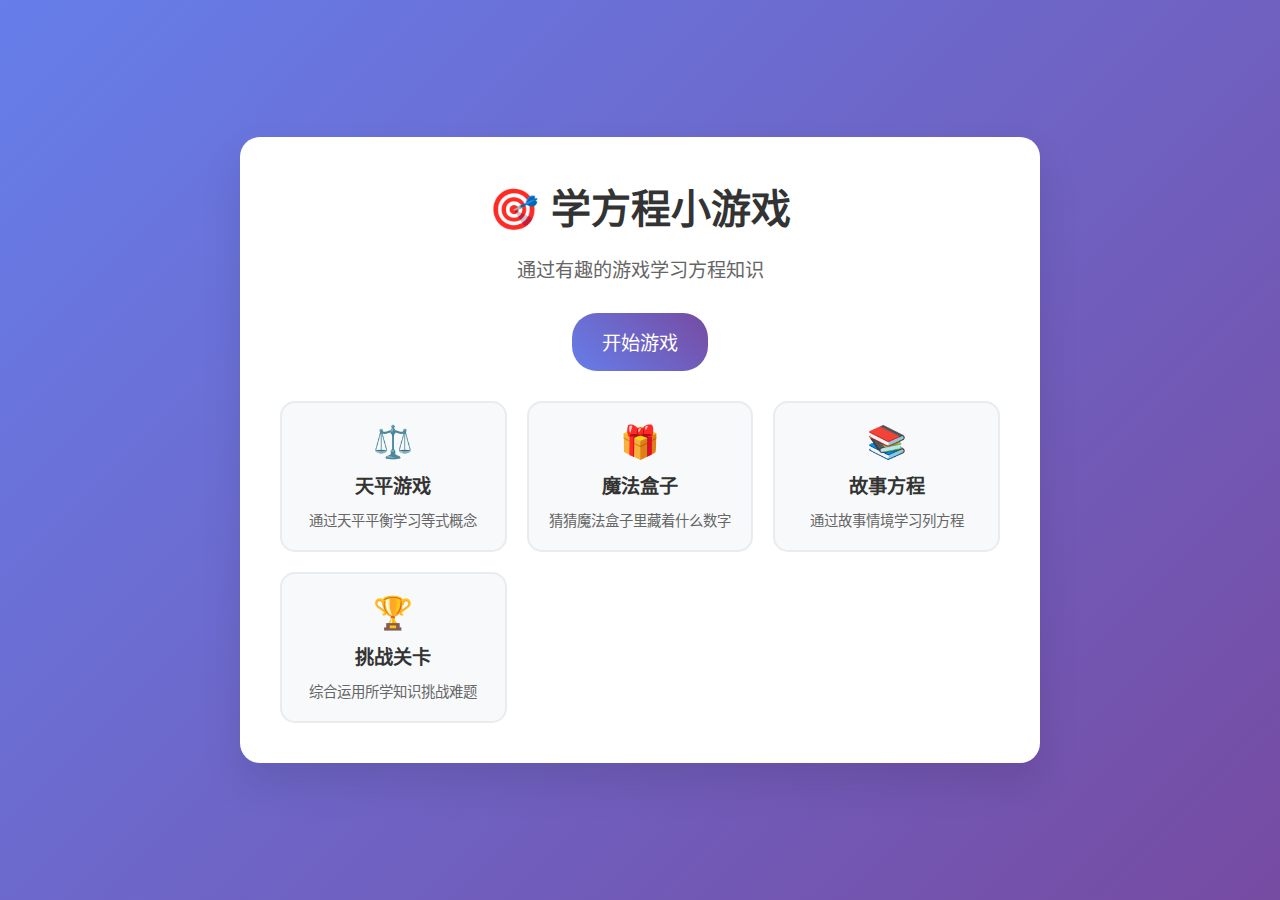
<file: index_step4.html>
<!DOCTYPE html>
<html lang="zh-CN">
<head>
    <meta charset="UTF-8">
    <meta name="viewport" content="width=device-width, initial-scale=1.0">
    <title>学方程小游戏 - 第四步重构</title>
    <style>
        * {
            margin: 0;
            padding: 0;
            box-sizing: border-box;
        }
        
        body {
            font-family: 'Arial', sans-serif;
            background: linear-gradient(135deg, #667eea 0%, #764ba2 100%);
            min-height: 100vh;
            display: flex;
            justify-content: center;
            align-items: center;
        }
        
        .container {
            background: white;
            border-radius: 20px;
            padding: 40px;
            box-shadow: 0 20px 40px rgba(0,0,0,0.1);
            text-align: center;
            max-width: 800px;
            width: 90%;
        }
        
        h1 {
            color: #333;
            margin-bottom: 20px;
            font-size: 2.5em;
        }
        
        .subtitle {
            color: #666;
            margin-bottom: 30px;
            font-size: 1.2em;
        }
        
        .start-screen {
            display: block;
        }
        
        .stage-selection {
            display: none;
        }
        
        .balance-game {
            display: none;
        }
        
        .magicbox-game {
            display: none;
        }
        
        .start-button {
            background: linear-gradient(45deg, #667eea, #764ba2);
            color: white;
            border: none;
            padding: 15px 30px;
            font-size: 1.2em;
            border-radius: 25px;
            cursor: pointer;
            transition: transform 0.3s ease;
        }
        
        .start-button:hover {
            transform: translateY(-2px);
        }
        
        .game-modules {
            display: grid;
            grid-template-columns: repeat(auto-fit, minmax(200px, 1fr));
            gap: 20px;
            margin-top: 30px;
        }
        
        .module {
            background: #f8f9fa;
            padding: 20px;
            border-radius: 15px;
            border: 2px solid #e9ecef;
        }
        
        .module-icon {
            font-size: 2em;
            margin-bottom: 10px;
        }
        
        .module-title {
            font-size: 1.2em;
            font-weight: bold;
            margin-bottom: 10px;
            color: #333;
        }
        
        .module-description {
            color: #666;
            font-size: 0.9em;
        }
        
        /* 阶段选择样式 */
        .stage-grid {
            display: grid;
            grid-template-columns: repeat(auto-fit, minmax(250px, 1fr));
            gap: 20px;
            margin: 30px 0;
        }
        
        .stage-card {
            background: white;
            border: 2px solid #e9ecef;
            border-radius: 15px;
            padding: 25px;
            cursor: pointer;
            transition: all 0.3s ease;
            position: relative;
        }
        
        .stage-card:hover {
            border-color: #667eea;
            transform: translateY(-5px);
            box-shadow: 0 10px 25px rgba(102, 126, 234, 0.2);
        }
        
        .stage-card.locked {
            opacity: 0.5;
            cursor: not-allowed;
        }
        
        .stage-card.locked:hover {
            transform: none;
            box-shadow: none;
            border-color: #e9ecef;
        }
        
        .stage-icon {
            font-size: 3em;
            margin-bottom: 15px;
        }
        
        .stage-title {
            font-size: 1.3em;
            font-weight: bold;
            margin-bottom: 10px;
            color: #333;
        }
        
        .stage-description {
            color: #666;
            margin-bottom: 15px;
            line-height: 1.4;
        }
        
        .stage-progress {
            background: #e9ecef;
            height: 8px;
            border-radius: 4px;
            overflow: hidden;
        }
        
        .stage-progress-fill {
            background: linear-gradient(45deg, #667eea, #764ba2);
            height: 100%;
            transition: width 0.3s ease;
        }
        
        .back-button {
            background: #6c757d;
            color: white;
            border: none;
            padding: 10px 20px;
            border-radius: 20px;
            cursor: pointer;
            margin-bottom: 20px;
        }
        
        .back-button:hover {
            background: #5a6268;
        }
        
        /* 游戏界面样式 */
        .game-header {
            display: flex;
            justify-content: space-between;
            align-items: center;
            margin-bottom: 30px;
            flex-wrap: wrap;
            gap: 20px;
        }
        
        .game-info {
            display: flex;
            gap: 30px;
            flex-wrap: wrap;
        }
        
        .info-item {
            text-align: center;
        }
        
        .info-label {
            font-size: 0.9em;
            color: #666;
            margin-bottom: 5px;
        }
        
        .info-value {
            font-size: 1.5em;
            font-weight: bold;
            color: #333;
        }
        
        /* 天平游戏样式 */
        .balance-container {
            margin: 40px 0;
        }
        
        .balance {
            display: flex;
            justify-content: center;
            align-items: flex-end;
            margin: 30px 0;
            gap: 20px;
        }
        
        .balance-side {
            display: flex;
            flex-direction: column;
            align-items: center;
        }
        
        .balance-plate {
            background: #f8f9fa;
            border: 3px solid #dee2e6;
            border-radius: 50%;
            width: 120px;
            height: 120px;
            display: flex;
            justify-content: center;
            align-items: center;
            margin-bottom: 10px;
            position: relative;
        }
        
        .balance-support {
            width: 4px;
            height: 60px;
            background: #6c757d;
            margin-bottom: 10px;
        }
        
        .balance-base {
            width: 80px;
            height: 20px;
            background: #6c757d;
            border-radius: 10px;
        }
        
        .weight {
            background: linear-gradient(45deg, #28a745, #20c997);
            color: white;
            border-radius: 50%;
            width: 40px;
            height: 40px;
            display: flex;
            justify-content: center;
            align-items: center;
            font-weight: bold;
            margin: 2px;
            font-size: 1.1em;
        }
        
        .weight.unknown {
            background: linear-gradient(45deg, #667eea, #764ba2);
        }
        
        .question-area {
            background: #e3f2fd;
            padding: 20px;
            border-radius: 15px;
            margin: 20px 0;
        }
        
        .question-text {
            font-size: 1.2em;
            color: #1976d2;
            margin-bottom: 15px;
        }
        
        .answer-options {
            display: grid;
            grid-template-columns: repeat(auto-fit, minmax(80px, 1fr));
            gap: 15px;
            margin: 20px 0;
        }
        
        .answer-option {
            background: white;
            border: 2px solid #dee2e6;
            border-radius: 10px;
            padding: 15px;
            cursor: pointer;
            transition: all 0.3s ease;
            font-size: 1.2em;
            font-weight: bold;
        }
        
        .answer-option:hover {
            border-color: #667eea;
            background: #f8f9ff;
        }
        
        .answer-option.selected {
            border-color: #667eea;
            background: #667eea;
            color: white;
        }
        
        .submit-button {
            background: linear-gradient(45deg, #28a745, #20c997);
            color: white;
            border: none;
            padding: 12px 30px;
            font-size: 1.1em;
            border-radius: 25px;
            cursor: pointer;
            transition: transform 0.3s ease;
            margin: 20px 0;
        }
        
        .submit-button:hover {
            transform: translateY(-2px);
        }
        
        .submit-button:disabled {
            background: #6c757d;
            cursor: not-allowed;
            transform: none;
        }
        
        .feedback {
            padding: 15px;
            border-radius: 10px;
            margin: 20px 0;
            font-weight: bold;
            display: none;
        }
        
        .feedback.correct {
            background: #d4edda;
            color: #155724;
            border: 1px solid #c3e6cb;
        }
        
        .feedback.incorrect {
            background: #f8d7da;
            color: #721c24;
            border: 1px solid #f5c6cb;
        }
        
        /* 魔法盒子游戏样式 */
        .magicbox-container {
            margin: 40px 0;
        }
        
        .magicbox-equation {
            display: flex;
            justify-content: center;
            align-items: center;
            gap: 15px;
            margin: 30px 0;
            flex-wrap: wrap;
        }
        
        .magicbox {
            width: 80px;
            height: 80px;
            border-radius: 15px;
            display: flex;
            justify-content: center;
            align-items: center;
            font-size: 1.5em;
            font-weight: bold;
            position: relative;
            transition: all 0.3s ease;
        }
        
        .magicbox.number {
            background: linear-gradient(135deg, #e8f5e8, #c8e6c9);
            border: 3px solid #4caf50;
            color: #2e7d32;
        }
        
        .magicbox.operator {
            background: linear-gradient(135deg, #fff3e0, #ffe0b2);
            border: 3px solid #ff9800;
            color: #ef6c00;
        }
        
        .magicbox.unknown {
            background: linear-gradient(135deg, #667eea, #764ba2);
            border: 3px solid #5a67d8;
            color: white;
            animation: magicGlow 2s infinite;
        }
        
        @keyframes magicGlow {
            0%, 100% { box-shadow: 0 0 20px rgba(102, 126, 234, 0.5); }
            50% { box-shadow: 0 0 30px rgba(102, 126, 234, 0.8); }
        }
        
        .magicbox.unknown::before {
            content: '✨';
            position: absolute;
            top: -10px;
            right: -10px;
            font-size: 0.8em;
            animation: sparkle 1.5s infinite;
        }
        
        @keyframes sparkle {
            0%, 100% { opacity: 0; transform: scale(0.8); }
            50% { opacity: 1; transform: scale(1.2); }
        }
        
        .equation-hint {
            background: #f8f9fa;
            border-left: 4px solid #667eea;
            padding: 15px;
            margin: 20px 0;
            border-radius: 0 10px 10px 0;
        }
        
        .hint-title {
            font-weight: bold;
            color: #333;
            margin-bottom: 5px;
        }
        
        .hint-text {
            color: #666;
            font-size: 0.9em;
        }
        
        .answer-input {
            display: flex;
            justify-content: center;
            align-items: center;
            gap: 15px;
            margin: 30px 0;
        }
        
        .answer-input input {
            width: 100px;
            height: 50px;
            border: 2px solid #dee2e6;
            border-radius: 10px;
            text-align: center;
            font-size: 1.5em;
            font-weight: bold;
        }
        
        .answer-input input:focus {
            outline: none;
            border-color: #667eea;
            box-shadow: 0 0 10px rgba(102, 126, 234, 0.3);
        }
        
        .answer-label {
            font-size: 1.2em;
            color: #333;
            font-weight: bold;
        }
    </style>
</head>
<body>
    <div class="container">
        <!-- 开始界面 -->
        <div class="start-screen" id="startScreen">
            <h1>🎯 学方程小游戏</h1>
            <p class="subtitle">通过有趣的游戏学习方程知识</p>
            
            <button class="start-button" onclick="showStageSelection()">开始游戏</button>
            
            <div class="game-modules">
                <div class="module">
                    <div class="module-icon">⚖️</div>
                    <div class="module-title">天平游戏</div>
                    <div class="module-description">通过天平平衡学习等式概念</div>
                </div>
                <div class="module">
                    <div class="module-icon">🎁</div>
                    <div class="module-title">魔法盒子</div>
                    <div class="module-description">猜猜魔法盒子里藏着什么数字</div>
                </div>
                <div class="module">
                    <div class="module-icon">📚</div>
                    <div class="module-title">故事方程</div>
                    <div class="module-description">通过故事情境学习列方程</div>
                </div>
                <div class="module">
                    <div class="module-icon">🏆</div>
                    <div class="module-title">挑战关卡</div>
                    <div class="module-description">综合运用所学知识挑战难题</div>
                </div>
            </div>
        </div>
        
        <!-- 阶段选择界面 -->
        <div class="stage-selection" id="stageSelection">
            <button class="back-button" onclick="showStartScreen()">返回首页</button>
            <h2>选择游戏阶段</h2>
            
            <div class="stage-grid">
                <div class="stage-card" onclick="selectStage(1)">
                    <div class="stage-icon">⚖️</div>
                    <div class="stage-title">天平游戏</div>
                    <div class="stage-description">通过天平平衡理解等式的基本概念，学习左右两边相等的含义</div>
                    <div class="stage-progress">
                        <div class="stage-progress-fill" style="width: 0%"></div>
                    </div>
                </div>
                
                <div class="stage-card" onclick="selectStage(2)">
                    <div class="stage-icon">🎁</div>
                    <div class="stage-title">魔法盒子</div>
                    <div class="stage-description">通过魔法盒子游戏学习未知数的概念，培养逆向思维能力</div>
                    <div class="stage-progress">
                        <div class="stage-progress-fill" style="width: 0%"></div>
                    </div>
                </div>
                
                <div class="stage-card locked">
                    <div class="stage-icon">📚</div>
                    <div class="stage-title">故事方程</div>
                    <div class="stage-description">通过故事情境学习列方程解决实际问题</div>
                    <div class="stage-progress">
                        <div class="stage-progress-fill" style="width: 0%"></div>
                    </div>
                </div>
                
                <div class="stage-card locked">
                    <div class="stage-icon">🏆</div>
                    <div class="stage-title">挑战关卡</div>
                    <div class="stage-description">综合运用所学知识，挑战更复杂的方程问题</div>
                    <div class="stage-progress">
                        <div class="stage-progress-fill" style="width: 0%"></div>
                    </div>
                </div>
            </div>
        </div>
        
        <!-- 天平游戏界面 -->
        <div class="balance-game" id="balanceGame">
            <div class="game-header">
                <h2>⚖️ 天平游戏</h2>
                <div class="game-info">
                    <div class="info-item">
                        <div class="info-label">关卡</div>
                        <div class="info-value" id="currentLevel">1</div>
                    </div>
                    <div class="info-item">
                        <div class="info-label">分数</div>
                        <div class="info-value" id="currentScore">0</div>
                    </div>
                    <div class="info-item">
                        <div class="info-label">生命</div>
                        <div class="info-value" id="currentLives">❤️❤️❤️</div>
                    </div>
                </div>
                <button class="back-button" onclick="showStageSelection()">返回选择</button>
            </div>
            
            <div class="balance-container">
                <div class="balance">
                    <div class="balance-side">
                        <div class="balance-plate" id="leftPlate">
                            <!-- 左侧砝码将在这里动态生成 -->
                        </div>
                        <div class="balance-support"></div>
                        <div class="balance-base"></div>
                    </div>
                    
                    <div class="balance-side">
                        <div class="balance-plate" id="rightPlate">
                            <!-- 右侧砝码将在这里动态生成 -->
                        </div>
                        <div class="balance-support"></div>
                        <div class="balance-base"></div>
                    </div>
                </div>
                
                <div class="question-area">
                    <div class="question-text" id="questionText">
                        <!-- 问题将在这里显示 -->
                    </div>
                </div>
                
                <div class="answer-options" id="answerOptions">
                    <!-- 答案选项将在这里动态生成 -->
                </div>
                
                <button class="submit-button" id="submitAnswer" onclick="checkAnswer()" disabled>提交答案</button>
                
                <div class="feedback" id="feedback"></div>
            </div>
        </div>
        
        <!-- 魔法盒子游戏界面 -->
        <div class="magicbox-game" id="magicboxGame">
            <div class="game-header">
                <h2>🎁 魔法盒子</h2>
                <div class="game-info">
                    <div class="info-item">
                        <div class="info-label">关卡</div>
                        <div class="info-value" id="magicLevel">1</div>
                    </div>
                    <div class="info-item">
                        <div class="info-label">分数</div>
                        <div class="info-value" id="magicScore">0</div>
                    </div>
                    <div class="info-item">
                        <div class="info-label">生命</div>
                        <div class="info-value" id="magicLives">❤️❤️❤️</div>
                    </div>
                </div>
                <button class="back-button" onclick="showStageSelection()">返回选择</button>
            </div>
            
            <div class="magicbox-container">
                <div class="magicbox-equation" id="magicboxEquation">
                    <!-- 魔法盒子方程将在这里动态生成 -->
                </div>
                
                <div class="equation-hint">
                    <div class="hint-title">💡 提示</div>
                    <div class="hint-text" id="equationHint">
                        <!-- 提示将在这里显示 -->
                    </div>
                </div>
                
                <div class="answer-input">
                    <span class="answer-label">x =</span>
                    <input type="number" id="magicAnswer" placeholder="?">
                </div>
                
                <button class="submit-button" onclick="checkMagicAnswer()">提交答案</button>
                
                <div class="feedback" id="magicFeedback"></div>
            </div>
        </div>
    </div>
    
    <script>
        // 游戏状态
        let gameState = {
            currentStage: 1,
            unlockedStages: 2, // 解锁前两个阶段
            currentLevel: 1,
            score: 0,
            lives: 3,
            selectedAnswer: null,
            progress: {
                stage1: 0,
                stage2: 0,
                stage3: 0,
                stage4: 0
            }
        };
        
        // 天平游戏关卡数据
        const balanceLevels = [
            {
                level: 1,
                leftWeights: [3, 2],
                rightWeights: ['x'],
                question: "天平平衡时，x 的值是多少？",
                options: [3, 4, 5, 6],
                answer: 5
            },
            {
                level: 2,
                leftWeights: [4, 4],
                rightWeights: [2, 'x'],
                question: "天平平衡时，x 的值是多少？",
                options: [4, 5, 6, 7],
                answer: 6
            },
            {
                level: 3,
                leftWeights: [7],
                rightWeights: [3, 'x'],
                question: "天平平衡时，x 的值是多少？",
                options: [3, 4, 5, 6],
                answer: 4
            }
        ];
        
        // 魔法盒子游戏关卡数据
        const magicboxLevels = [
            {
                level: 1,
                boxes: [3, '+', 2, '=', 'x'],
                question: "这个魔法盒子里藏着什么数字？",
                answer: 5,
                hint: "3 + 2 = ?"
            },
            {
                level: 2,
                boxes: [8, '-', 'x', '=', 3],
                question: "这个魔法盒子里藏着什么数字？",
                answer: 5,
                hint: "8 - ? = 3"
            },
            {
                level: 3,
                boxes: ['x', '×', 3, '=', 12],
                question: "这个魔法盒子里藏着什么数字？",
                answer: 4,
                hint: "? × 3 = 12"
            }
        ];
        
        // 显示阶段选择界面
        function showStageSelection() {
            document.getElementById('startScreen').style.display = 'none';
            document.getElementById('stageSelection').style.display = 'block';
            document.getElementById('balanceGame').style.display = 'none';
            document.getElementById('magicboxGame').style.display = 'none';
            console.log('显示阶段选择界面');
        }
        
        // 显示开始界面
        function showStartScreen() {
            document.getElementById('startScreen').style.display = 'block';
            document.getElementById('stageSelection').style.display = 'none';
            document.getElementById('balanceGame').style.display = 'none';
            document.getElementById('magicboxGame').style.display = 'none';
            console.log('返回开始界面');
        }
        
        // 选择阶段
        function selectStage(stage) {
            if (stage > gameState.unlockedStages) {
                alert('请先完成前面的阶段！');
                return;
            }
            
            gameState.currentStage = stage;
            console.log('选择阶段:', stage);
            
            if (stage === 1) {
                startBalanceGame();
            } else if (stage === 2) {
                startMagicboxGame();
            } else {
                alert(`阶段 ${stage} 功能正在开发中！`);
            }
        }
        
        // 开始天平游戏
        function startBalanceGame() {
            document.getElementById('startScreen').style.display = 'none';
            document.getElementById('stageSelection').style.display = 'none';
            document.getElementById('balanceGame').style.display = 'block';
            document.getElementById('magicboxGame').style.display = 'none';
            
            // 重置游戏状态
            gameState.currentLevel = 1;
            gameState.score = 0;
            gameState.lives = 3;
            gameState.selectedAnswer = null;
            
            updateGameInfo();
            loadBalanceLevel(gameState.currentLevel);
            console.log('开始天平游戏');
        }
        
        // 开始魔法盒子游戏
        function startMagicboxGame() {
            document.getElementById('startScreen').style.display = 'none';
            document.getElementById('stageSelection').style.display = 'none';
            document.getElementById('balanceGame').style.display = 'none';
            document.getElementById('magicboxGame').style.display = 'block';
            
            // 重置游戏状态
            gameState.currentLevel = 1;
            gameState.score = 0;
            gameState.lives = 3;
            
            updateMagicGameInfo();
            loadMagicboxLevel(gameState.currentLevel);
            console.log('开始魔法盒子游戏');
        }
        
        // 更新天平游戏信息显示
        function updateGameInfo() {
            document.getElementById('currentLevel').textContent = gameState.currentLevel;
            document.getElementById('currentScore').textContent = gameState.score;
            
            let livesDisplay = '';
            for (let i = 0; i < gameState.lives; i++) {
                livesDisplay += '❤️';
            }
            document.getElementById('currentLives').textContent = livesDisplay;
        }
        
        // 更新魔法盒子游戏信息显示
        function updateMagicGameInfo() {
            document.getElementById('magicLevel').textContent = gameState.currentLevel;
            document.getElementById('magicScore').textContent = gameState.score;
            
            let livesDisplay = '';
            for (let i = 0; i < gameState.lives; i++) {
                livesDisplay += '❤️';
            }
            document.getElementById('magicLives').textContent = livesDisplay;
        }
        
        // 加载天平关卡
        function loadBalanceLevel(level) {
            const levelData = balanceLevels[level - 1];
            if (!levelData) {
                alert('恭喜完成所有关卡！');
                showStageSelection();
                return;
            }
            
            // 设置问题
            document.getElementById('questionText').textContent = levelData.question;
            
            // 创建左侧砝码
            const leftPlate = document.getElementById('leftPlate');
            leftPlate.innerHTML = '';
            levelData.leftWeights.forEach(weight => {
                const weightElement = createWeight(weight);
                leftPlate.appendChild(weightElement);
            });
            
            // 创建右侧砝码
            const rightPlate = document.getElementById('rightPlate');
            rightPlate.innerHTML = '';
            levelData.rightWeights.forEach(weight => {
                const weightElement = createWeight(weight);
                rightPlate.appendChild(weightElement);
            });
            
            // 创建答案选项
            createAnswerOptions(levelData.options);
            
            // 重置状态
            document.getElementById('feedback').style.display = 'none';
            document.getElementById('submitAnswer').disabled = true;
            gameState.selectedAnswer = null;
        }
        
        // 创建砝码元素
        function createWeight(value) {
            const weight = document.createElement('div');
            weight.className = 'weight';
            if (value === 'x') {
                weight.className += ' unknown';
                weight.textContent = 'x';
            } else {
                weight.textContent = value;
            }
            return weight;
        }
        
        // 创建答案选项
        function createAnswerOptions(options) {
            const container = document.getElementById('answerOptions');
            container.innerHTML = '';
            
            options.forEach((option, index) => {
                const optionElement = document.createElement('div');
                optionElement.className = 'answer-option';
                optionElement.textContent = option;
                optionElement.onclick = () => selectAnswer(index, optionElement);
                container.appendChild(optionElement);
            });
        }
        
        // 选择答案
        function selectAnswer(answerIndex, answerElement) {
            // 移除之前的选择
            document.querySelectorAll('.answer-option').forEach(option => {
                option.classList.remove('selected');
            });
            
            // 选择当前答案
            answerElement.classList.add('selected');
            gameState.selectedAnswer = answerIndex;
            document.getElementById('submitAnswer').disabled = false;
            console.log('选择答案:', answerIndex);
        }
        
        // 检查答案
        function checkAnswer() {
            if (gameState.selectedAnswer === null) {
                return;
            }
            
            const levelData = balanceLevels[gameState.currentLevel - 1];
            const selectedValue = levelData.options[gameState.selectedAnswer];
            const feedback = document.getElementById('feedback');
            
            if (selectedValue === levelData.answer) {
                // 答案正确
                feedback.textContent = '🎉 答案正确！天平平衡了！';
                feedback.className = 'feedback correct';
                feedback.style.display = 'block';
                
                gameState.score += 20;
                updateGameInfo();
                
                setTimeout(() => {
                    gameState.currentLevel++;
                    loadBalanceLevel(gameState.currentLevel);
                }, 3000);
            } else {
                // 答案错误
                feedback.textContent = `❌ 答案错误！正确答案是 ${levelData.answer}`;
                feedback.className = 'feedback incorrect';
                feedback.style.display = 'block';
                
                gameState.lives--;
                updateGameInfo();
                
                if (gameState.lives <= 0) {
                    setTimeout(() => {
                        alert('游戏结束！');
                        showStageSelection();
                    }, 3000);
                } else {
                    setTimeout(() => {
                        loadBalanceLevel(gameState.currentLevel);
                    }, 3000);
                }
            }
            
            console.log('检查答案:', selectedValue, '正确答案:', levelData.answer);
        }
        
        // 加载魔法盒子关卡
        function loadMagicboxLevel(level) {
            const levelData = magicboxLevels[level - 1];
            if (!levelData) {
                alert('恭喜完成所有关卡！');
                showStageSelection();
                return;
            }
            
            // 创建魔法盒子方程
            const equationContainer = document.getElementById('magicboxEquation');
            equationContainer.innerHTML = '';
            
            levelData.boxes.forEach(box => {
                const boxElement = document.createElement('div');
                boxElement.className = 'magicbox';
                
                if (box === 'x') {
                    boxElement.className += ' unknown';
                    boxElement.textContent = '?';
                } else if (['+', '-', '×', '÷', '='].includes(box)) {
                    boxElement.className += ' operator';
                    boxElement.textContent = box;
                } else {
                    boxElement.className += ' number';
                    boxElement.textContent = box;
                }
                
                equationContainer.appendChild(boxElement);
            });
            
            // 设置提示
            document.getElementById('equationHint').textContent = levelData.hint;
            
            // 重置输入
            document.getElementById('magicAnswer').value = '';
            document.getElementById('magicFeedback').style.display = 'none';
        }
        
        // 检查魔法盒子答案
        function checkMagicAnswer() {
            const userAnswer = parseInt(document.getElementById('magicAnswer').value);
            const levelData = magicboxLevels[gameState.currentLevel - 1];
            const feedback = document.getElementById('magicFeedback');
            
            if (isNaN(userAnswer)) {
                alert('请输入一个数字！');
                return;
            }
            
            if (userAnswer === levelData.answer) {
                // 答案正确
                feedback.textContent = '🎉 答案正确！你找到了魔法盒子的秘密！';
                feedback.className = 'feedback correct';
                feedback.style.display = 'block';
                
                gameState.score += 20;
                updateMagicGameInfo();
                
                setTimeout(() => {
                    gameState.currentLevel++;
                    loadMagicboxLevel(gameState.currentLevel);
                }, 3000);
            } else {
                // 答案错误
                feedback.textContent = `❌ 答案错误！正确答案是 ${levelData.answer}`;
                feedback.className = 'feedback incorrect';
                feedback.style.display = 'block';
                
                gameState.lives--;
                updateMagicGameInfo();
                
                if (gameState.lives <= 0) {
                    setTimeout(() => {
                        alert('游戏结束！');
                        showStageSelection();
                    }, 3000);
                } else {
                    setTimeout(() => {
                        loadMagicboxLevel(gameState.currentLevel);
                    }, 3000);
                }
            }
            
            console.log('检查魔法盒子答案:', userAnswer, '正确答案:', levelData.answer);
        }
        
        // 更新阶段卡片状态
        function updateStageCards() {
            const stageCards = document.querySelectorAll('.stage-card');
            stageCards.forEach((card, index) => {
                const stageNumber = index + 1;
                if (stageNumber <= gameState.unlockedStages) {
                    card.classList.remove('locked');
                } else {
                    card.classList.add('locked');
                }
            });
        }
        
        // 页面加载完成
        document.addEventListener('DOMContentLoaded', function() {
            console.log('页面加载完成 - 第四步重构：魔法盒子游戏');
            updateStageCards();
            
            // 添加回车键提交功能
            const magicAnswerInput = document.getElementById('magicAnswer');
            if (magicAnswerInput) {
                magicAnswerInput.addEventListener('keypress', function(e) {
                    if (e.key === 'Enter') {
                        checkMagicAnswer();
                    }
                });
            }
        });
    </script>
</body>
</html>
</file>
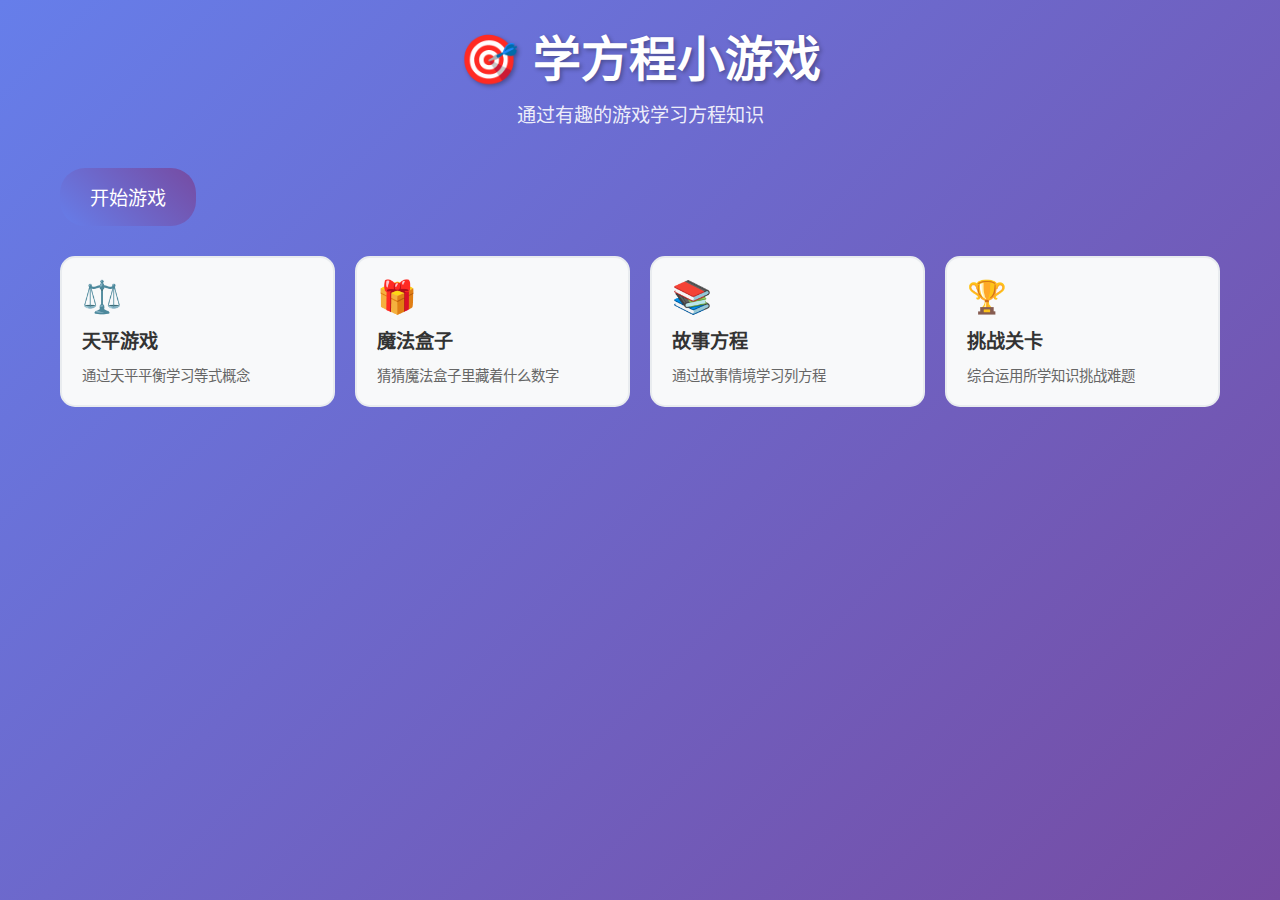
<file: index_step5.html>
<!DOCTYPE html>
<html lang="zh-CN">
<head>
    <meta charset="UTF-8">
    <meta name="viewport" content="width=device-width, initial-scale=1.0">
    <title>学方程小游戏 - 第五步：故事方程</title>
    <style>
        * {
            margin: 0;
            padding: 0;
            box-sizing: border-box;
        }
        
        body {
            font-family: 'Arial', sans-serif;
            background: linear-gradient(135deg, #667eea 0%, #764ba2 100%);
            min-height: 100vh;
            color: #333;
        }
        
        .container {
            max-width: 1200px;
            margin: 0 auto;
            padding: 20px;
        }
        
        h1 {
            text-align: center;
            color: white;
            font-size: 3em;
            margin-bottom: 10px;
            text-shadow: 2px 2px 4px rgba(0,0,0,0.3);
        }
        
        .subtitle {
            text-align: center;
            color: rgba(255,255,255,0.9);
            font-size: 1.2em;
            margin-bottom: 40px;
        }
        
        .start-screen {
            display: block;
        }
        
        .stage-selection {
            display: none;
        }
        
        .balance-game {
            display: none;
        }
        
        .magicbox-game {
            display: none;
        }
        
        .story-game {
            display: none;
        }
        
        .start-button {
            background: linear-gradient(45deg, #667eea, #764ba2);
            color: white;
            border: none;
            padding: 15px 30px;
            font-size: 1.2em;
            border-radius: 25px;
            cursor: pointer;
            transition: transform 0.3s ease;
        }
        
        .start-button:hover {
            transform: translateY(-2px);
        }
        
        .game-modules {
            display: grid;
            grid-template-columns: repeat(auto-fit, minmax(200px, 1fr));
            gap: 20px;
            margin-top: 30px;
        }
        
        .module {
            background: #f8f9fa;
            padding: 20px;
            border-radius: 15px;
            border: 2px solid #e9ecef;
        }
        
        .module-icon {
            font-size: 2em;
            margin-bottom: 10px;
        }
        
        .module-title {
            font-size: 1.2em;
            font-weight: bold;
            margin-bottom: 10px;
            color: #333;
        }
        
        .module-description {
            color: #666;
            font-size: 0.9em;
        }
        
        /* 阶段选择样式 */
        .stage-grid {
            display: grid;
            grid-template-columns: repeat(auto-fit, minmax(250px, 1fr));
            gap: 20px;
            margin: 30px 0;
        }
        
        .stage-card {
            background: white;
            border: 2px solid #e9ecef;
            border-radius: 15px;
            padding: 25px;
            cursor: pointer;
            transition: all 0.3s ease;
            position: relative;
        }
        
        .stage-card:hover {
            border-color: #667eea;
            transform: translateY(-5px);
            box-shadow: 0 10px 25px rgba(102, 126, 234, 0.2);
        }
        
        .stage-card.locked {
            opacity: 0.5;
            cursor: not-allowed;
        }
        
        .stage-card.locked:hover {
            transform: none;
            box-shadow: none;
            border-color: #e9ecef;
        }
        
        .stage-icon {
            font-size: 3em;
            margin-bottom: 15px;
        }
        
        .stage-title {
            font-size: 1.3em;
            font-weight: bold;
            margin-bottom: 10px;
            color: #333;
        }
        
        .stage-description {
            color: #666;
            margin-bottom: 15px;
            line-height: 1.4;
        }
        
        .stage-progress {
            background: #e9ecef;
            height: 8px;
            border-radius: 4px;
            overflow: hidden;
        }
        
        .stage-progress-fill {
            background: linear-gradient(45deg, #667eea, #764ba2);
            height: 100%;
            transition: width 0.3s ease;
        }
        
        .back-button {
            background: #6c757d;
            color: white;
            border: none;
            padding: 10px 20px;
            border-radius: 20px;
            cursor: pointer;
            margin-bottom: 20px;
        }
        
        .back-button:hover {
            background: #5a6268;
        }
        
        /* 游戏界面样式 */
        .game-header {
            display: flex;
            justify-content: space-between;
            align-items: center;
            margin-bottom: 30px;
            flex-wrap: wrap;
            gap: 20px;
        }
        
        .game-info {
            display: flex;
            gap: 30px;
            flex-wrap: wrap;
        }
        
        .info-item {
            text-align: center;
        }
        
        .info-label {
            font-size: 0.9em;
            color: #666;
            margin-bottom: 5px;
        }
        
        .info-value {
            font-size: 1.5em;
            font-weight: bold;
            color: #333;
        }
        
        /* 故事游戏样式 */
        .story-container {
            background: white;
            border-radius: 20px;
            padding: 30px;
            margin: 20px 0;
            box-shadow: 0 10px 30px rgba(0,0,0,0.1);
        }
        
        .story-content {
            margin-bottom: 30px;
        }
        
        .story-title {
            font-size: 1.5em;
            color: #333;
            margin-bottom: 20px;
            text-align: center;
            font-weight: bold;
        }
        
        .story-text {
            font-size: 1.1em;
            line-height: 1.6;
            color: #555;
            margin-bottom: 20px;
            padding: 20px;
            background: #f8f9fa;
            border-radius: 10px;
            border-left: 4px solid #667eea;
        }
        
        .story-question {
            background: #e3f2fd;
            padding: 20px;
            border-radius: 15px;
            margin: 20px 0;
        }
        
        .question-title {
            font-size: 1.2em;
            color: #1976d2;
            margin-bottom: 15px;
            font-weight: bold;
        }
        
        .question-text {
            font-size: 1.1em;
            color: #333;
            margin-bottom: 20px;
        }
        
        .equation-builder {
            background: #fff3e0;
            padding: 20px;
            border-radius: 15px;
            margin: 20px 0;
        }
        
        .builder-title {
            font-size: 1.1em;
            color: #ef6c00;
            margin-bottom: 15px;
            font-weight: bold;
        }
        
        .equation-parts {
            display: flex;
            align-items: center;
            gap: 10px;
            flex-wrap: wrap;
            margin: 15px 0;
        }
        
        .equation-part {
            padding: 8px 15px;
            border: 2px solid #ddd;
            border-radius: 8px;
            background: white;
            font-size: 1.1em;
            min-width: 60px;
            text-align: center;
        }
        
        .equation-part.variable {
            background: #e8f5e8;
            border-color: #4caf50;
            color: #2e7d32;
            font-weight: bold;
        }
        
        .equation-part.number {
            background: #fff3e0;
            border-color: #ff9800;
            color: #ef6c00;
            font-weight: bold;
        }
        
        .equation-part.operator {
            background: #f3e5f5;
            border-color: #9c27b0;
            color: #7b1fa2;
            font-weight: bold;
        }
        
        .answer-input-section {
            background: #f8f9fa;
            padding: 20px;
            border-radius: 15px;
            margin: 20px 0;
        }
        
        .input-label {
            font-size: 1.1em;
            color: #333;
            margin-bottom: 10px;
            font-weight: bold;
        }
        
        .equation-input {
            width: 100%;
            padding: 15px;
            border: 2px solid #ddd;
            border-radius: 10px;
            font-size: 1.1em;
            margin-bottom: 15px;
        }
        
        .equation-input:focus {
            outline: none;
            border-color: #667eea;
            box-shadow: 0 0 10px rgba(102, 126, 234, 0.3);
        }
        
        .submit-button {
            background: linear-gradient(45deg, #28a745, #20c997);
            color: white;
            border: none;
            padding: 12px 30px;
            font-size: 1.1em;
            border-radius: 25px;
            cursor: pointer;
            transition: transform 0.3s ease;
            margin: 20px 0;
        }
        
        .submit-button:hover {
            transform: translateY(-2px);
        }
        
        .submit-button:disabled {
            background: #6c757d;
            cursor: not-allowed;
            transform: none;
        }
        
        .feedback {
            padding: 15px;
            border-radius: 10px;
            margin: 20px 0;
            font-weight: bold;
            display: none;
        }
        
        .feedback.correct {
            background: #d4edda;
            color: #155724;
            border: 1px solid #c3e6cb;
        }
        
        .feedback.incorrect {
            background: #f8d7da;
            color: #721c24;
            border: 1px solid #f5c6cb;
        }
        
        .hint-section {
            background: #e8f5e8;
            padding: 15px;
            border-radius: 10px;
            margin: 15px 0;
            border-left: 4px solid #4caf50;
        }
        
        .hint-title {
            font-size: 1em;
            color: #2e7d32;
            margin-bottom: 8px;
            font-weight: bold;
        }
        
        .hint-text {
            color: #388e3c;
            font-size: 0.95em;
        }
        
        /* 天平游戏样式 */
        .balance-container {
            margin: 40px 0;
        }
        
        .balance {
            display: flex;
            justify-content: center;
            align-items: flex-end;
            margin: 30px 0;
            gap: 20px;
        }
        
        .balance-side {
            display: flex;
            flex-direction: column;
            align-items: center;
        }
        
        .balance-plate {
            background: #f8f9fa;
            border: 3px solid #dee2e6;
            border-radius: 50%;
            width: 120px;
            height: 120px;
            display: flex;
            justify-content: center;
            align-items: center;
            margin-bottom: 10px;
            position: relative;
        }
        
        .balance-support {
            width: 4px;
            height: 60px;
            background: #6c757d;
            margin-bottom: 10px;
        }
        
        .balance-base {
            width: 80px;
            height: 20px;
            background: #6c757d;
            border-radius: 10px;
        }
        
        .weight {
            background: linear-gradient(45deg, #28a745, #20c997);
            color: white;
            border-radius: 50%;
            width: 40px;
            height: 40px;
            display: flex;
            justify-content: center;
            align-items: center;
            font-weight: bold;
            margin: 2px;
            font-size: 1.1em;
        }
        
        .weight.unknown {
            background: linear-gradient(45deg, #667eea, #764ba2);
        }
        
        .question-area {
            background: #e3f2fd;
            padding: 20px;
            border-radius: 15px;
            margin: 20px 0;
        }
        
        .question-text {
            font-size: 1.2em;
            color: #1976d2;
            margin-bottom: 15px;
        }
        
        .answer-options {
            display: grid;
            grid-template-columns: repeat(auto-fit, minmax(80px, 1fr));
            gap: 15px;
            margin: 20px 0;
        }
        
        .answer-option {
            background: white;
            border: 2px solid #dee2e6;
            border-radius: 10px;
            padding: 15px;
            cursor: pointer;
            transition: all 0.3s ease;
            font-size: 1.2em;
            font-weight: bold;
        }
        
        .answer-option:hover {
            border-color: #667eea;
            background: #f8f9ff;
        }
        
        .answer-option.selected {
            border-color: #667eea;
            background: #667eea;
            color: white;
        }
        
        /* 魔法盒子游戏样式 */
        .magicbox-container {
            margin: 40px 0;
        }
        
        .magicbox-equation {
            display: flex;
            justify-content: center;
            align-items: center;
            gap: 15px;
            margin: 30px 0;
            flex-wrap: wrap;
        }
        
        .magicbox {
            width: 80px;
            height: 80px;
            border-radius: 15px;
            display: flex;
            justify-content: center;
            align-items: center;
            font-size: 1.5em;
            font-weight: bold;
            position: relative;
            transition: all 0.3s ease;
        }
        
        .magicbox.number {
            background: linear-gradient(135deg, #e8f5e8, #c8e6c9);
            border: 3px solid #4caf50;
            color: #2e7d32;
        }
        
        .magicbox.operator {
            background: linear-gradient(135deg, #fff3e0, #ffe0b2);
            border: 3px solid #ff9800;
            color: #ef6c00;
        }
        
        .magicbox.unknown {
            background: linear-gradient(135deg, #667eea, #764ba2);
            border: 3px solid #5a67d8;
            color: white;
            animation: magicGlow 2s infinite;
        }
        
        @keyframes magicGlow {
            0%, 100% { box-shadow: 0 0 20px rgba(102, 126, 234, 0.5); }
            50% { box-shadow: 0 0 30px rgba(102, 126, 234, 0.8); }
        }
        
        .magicbox.unknown::before {
            content: '✨';
            position: absolute;
            top: -10px;
            right: -10px;
            font-size: 0.8em;
            animation: sparkle 1.5s infinite;
        }
        
        @keyframes sparkle {
            0%, 100% { opacity: 0; transform: scale(0.8); }
            50% { opacity: 1; transform: scale(1.2); }
        }
        
        .equation-hint {
            background: #f8f9fa;
            border-left: 4px solid #667eea;
            padding: 15px;
            margin: 20px 0;
            border-radius: 0 10px 10px 0;
        }
        
        .hint-title {
            font-weight: bold;
            color: #333;
            margin-bottom: 5px;
        }
        
        .hint-text {
            color: #666;
            font-size: 0.9em;
        }
        
        .answer-input {
            display: flex;
            justify-content: center;
            align-items: center;
            gap: 15px;
            margin: 30px 0;
        }
        
        .answer-input input {
            width: 100px;
            height: 50px;
            border: 2px solid #dee2e6;
            border-radius: 10px;
            text-align: center;
            font-size: 1.5em;
            font-weight: bold;
        }
        
        .answer-input input:focus {
            outline: none;
            border-color: #667eea;
            box-shadow: 0 0 10px rgba(102, 126, 234, 0.3);
        }
        
        .answer-label {
            font-size: 1.2em;
            color: #333;
            font-weight: bold;
        }
    </style>
</head>
<body>
    <div class="container">
        <!-- 开始界面 -->
        <div class="start-screen" id="startScreen">
            <h1>🎯 学方程小游戏</h1>
            <p class="subtitle">通过有趣的游戏学习方程知识</p>
            
            <button class="start-button" onclick="showStageSelection()">开始游戏</button>
            
            <div class="game-modules">
                <div class="module">
                    <div class="module-icon">⚖️</div>
                    <div class="module-title">天平游戏</div>
                    <div class="module-description">通过天平平衡学习等式概念</div>
                </div>
                <div class="module">
                    <div class="module-icon">🎁</div>
                    <div class="module-title">魔法盒子</div>
                    <div class="module-description">猜猜魔法盒子里藏着什么数字</div>
                </div>
                <div class="module">
                    <div class="module-icon">📚</div>
                    <div class="module-title">故事方程</div>
                    <div class="module-description">通过故事情境学习列方程</div>
                </div>
                <div class="module">
                    <div class="module-icon">🏆</div>
                    <div class="module-title">挑战关卡</div>
                    <div class="module-description">综合运用所学知识挑战难题</div>
                </div>
            </div>
        </div>
        
        <!-- 阶段选择界面 -->
        <div class="stage-selection" id="stageSelection">
            <button class="back-button" onclick="showStartScreen()">返回首页</button>
            <h2>选择游戏阶段</h2>
            
            <div class="stage-grid">
                <div class="stage-card" onclick="selectStage(1)">
                    <div class="stage-icon">⚖️</div>
                    <div class="stage-title">天平游戏</div>
                    <div class="stage-description">通过天平平衡理解等式的基本概念，学习左右两边相等的含义</div>
                    <div class="stage-progress">
                        <div class="stage-progress-fill" style="width: 0%"></div>
                    </div>
                </div>
                
                <div class="stage-card" onclick="selectStage(2)">
                    <div class="stage-icon">🎁</div>
                    <div class="stage-title">魔法盒子</div>
                    <div class="stage-description">通过魔法盒子游戏学习未知数的概念，培养逆向思维能力</div>
                    <div class="stage-progress">
                        <div class="stage-progress-fill" style="width: 0%"></div>
                    </div>
                </div>
                
                <div class="stage-card" onclick="selectStage(3)">
                    <div class="stage-icon">📚</div>
                    <div class="stage-title">故事方程</div>
                    <div class="stage-description">通过故事情境学习列方程解决实际问题</div>
                    <div class="stage-progress">
                        <div class="stage-progress-fill" style="width: 0%"></div>
                    </div>
                </div>
                
                <div class="stage-card locked">
                    <div class="stage-icon">🏆</div>
                    <div class="stage-title">挑战关卡</div>
                    <div class="stage-description">综合运用所学知识，挑战更复杂的方程问题</div>
                    <div class="stage-progress">
                        <div class="stage-progress-fill" style="width: 0%"></div>
                    </div>
                </div>
            </div>
        </div>
        
        <!-- 天平游戏界面 -->
        <div class="balance-game" id="balanceGame">
            <div class="game-header">
                <h2>⚖️ 天平游戏</h2>
                <div class="game-info">
                    <div class="info-item">
                        <div class="info-label">关卡</div>
                        <div class="info-value" id="currentLevel">1</div>
                    </div>
                    <div class="info-item">
                        <div class="info-label">分数</div>
                        <div class="info-value" id="currentScore">0</div>
                    </div>
                    <div class="info-item">
                        <div class="info-label">生命</div>
                        <div class="info-value" id="currentLives">❤️❤️❤️</div>
                    </div>
                </div>
                <button class="back-button" onclick="showStageSelection()">返回选择</button>
            </div>
            
            <div class="balance-container">
                <div class="balance">
                    <div class="balance-side">
                        <div class="balance-plate" id="leftPlate">
                            <!-- 左侧砝码将在这里动态生成 -->
                        </div>
                        <div class="balance-support"></div>
                        <div class="balance-base"></div>
                    </div>
                    
                    <div class="balance-side">
                        <div class="balance-plate" id="rightPlate">
                            <!-- 右侧砝码将在这里动态生成 -->
                        </div>
                        <div class="balance-support"></div>
                        <div class="balance-base"></div>
                    </div>
                </div>
                
                <div class="question-area">
                    <div class="question-text" id="questionText">
                        <!-- 问题将在这里显示 -->
                    </div>
                </div>
                
                <div class="answer-options" id="answerOptions">
                    <!-- 答案选项将在这里动态生成 -->
                </div>
                
                <button class="submit-button" id="submitAnswer" onclick="checkAnswer()" disabled>提交答案</button>
                
                <div class="feedback" id="feedback"></div>
            </div>
        </div>
        
        <!-- 魔法盒子游戏界面 -->
        <div class="magicbox-game" id="magicboxGame">
            <div class="game-header">
                <h2>🎁 魔法盒子</h2>
                <div class="game-info">
                    <div class="info-item">
                        <div class="info-label">关卡</div>
                        <div class="info-value" id="magicLevel">1</div>
                    </div>
                    <div class="info-item">
                        <div class="info-label">分数</div>
                        <div class="info-value" id="magicScore">0</div>
                    </div>
                    <div class="info-item">
                        <div class="info-label">生命</div>
                        <div class="info-value" id="magicLives">❤️❤️❤️</div>
                    </div>
                </div>
                <button class="back-button" onclick="showStageSelection()">返回选择</button>
            </div>
            
            <div class="magicbox-container">
                <div class="magicbox-equation" id="magicboxEquation">
                    <!-- 魔法盒子方程将在这里动态生成 -->
                </div>
                
                <div class="equation-hint">
                    <div class="hint-title">💡 提示</div>
                    <div class="hint-text" id="equationHint">
                        <!-- 提示将在这里显示 -->
                    </div>
                </div>
                
                <div class="answer-input">
                    <span class="answer-label">x =</span>
                    <input type="number" id="magicAnswer" placeholder="?">
                </div>
                
                <button class="submit-button" onclick="checkMagicAnswer()">提交答案</button>
                
                <div class="feedback" id="magicFeedback"></div>
            </div>
        </div>
        
        <!-- 故事方程游戏界面 -->
        <div class="story-game" id="storyGame">
            <div class="game-header">
                <h2>📚 故事方程</h2>
                <div class="game-info">
                    <div class="info-item">
                        <div class="info-label">关卡</div>
                        <div class="info-value" id="storyLevel">1</div>
                    </div>
                    <div class="info-item">
                        <div class="info-label">分数</div>
                        <div class="info-value" id="storyScore">0</div>
                    </div>
                    <div class="info-item">
                        <div class="info-label">生命</div>
                        <div class="info-value" id="storyLives">❤️❤️❤️</div>
                    </div>
                </div>
                <button class="back-button" onclick="showStageSelection()">返回选择</button>
            </div>
            
            <div class="story-container">
                <div class="story-content">
                    <div class="story-title" id="storyTitle">
                        <!-- 故事标题将在这里显示 -->
                    </div>
                    
                    <div class="story-text" id="storyText">
                        <!-- 故事内容将在这里显示 -->
                    </div>
                    
                    <div class="story-question">
                        <div class="question-title">🤔 问题</div>
                        <div class="question-text" id="storyQuestionText">
                            <!-- 问题将在这里显示 -->
                        </div>
                    </div>
                    
                    <div class="equation-builder">
                        <div class="builder-title">🔧 列方程</div>
                        <div class="equation-parts" id="equationParts">
                            <!-- 方程组成部分将在这里显示 -->
                        </div>
                    </div>
                    
                    <div class="hint-section">
                        <div class="hint-title">💡 提示</div>
                        <div class="hint-text" id="storyHint">
                            <!-- 提示将在这里显示 -->
                        </div>
                    </div>
                    
                    <div class="answer-input-section">
                        <div class="input-label">请写出方程：</div>
                        <input type="text" id="storyEquation" class="equation-input" placeholder="例如：x + 5 = 12">
                        
                        <div class="input-label">求解 x 的值：</div>
                        <input type="number" id="storySolution" class="equation-input" placeholder="x = ?">
                    </div>
                    
                    <button class="submit-button" onclick="checkStoryAnswer()">提交答案</button>
                    
                    <div class="feedback" id="storyFeedback"></div>
                </div>
            </div>
        </div>
    </div>
    
    <script>
        // 游戏状态
        let gameState = {
            currentStage: 1,
            unlockedStages: 3, // 解锁前三个阶段
            currentLevel: 1,
            score: 0,
            lives: 3,
            selectedAnswer: null,
            progress: {
                stage1: 0,
                stage2: 0,
                stage3: 0,
                stage4: 0
            }
        };
        
        // 天平游戏关卡数据
        const balanceLevels = [
            {
                level: 1,
                leftWeights: [3, 2],
                rightWeights: ['x'],
                question: "天平平衡时，x 的值是多少？",
                options: [3, 4, 5, 6],
                answer: 5
            },
            {
                level: 2,
                leftWeights: [4, 4],
                rightWeights: [2, 'x'],
                question: "天平平衡时，x 的值是多少？",
                options: [4, 5, 6, 7],
                answer: 6
            },
            {
                level: 3,
                leftWeights: [7],
                rightWeights: [3, 'x'],
                question: "天平平衡时，x 的值是多少？",
                options: [3, 4, 5, 6],
                answer: 4
            }
        ];
        
        // 魔法盒子游戏关卡数据
        const magicboxLevels = [
            {
                level: 1,
                boxes: [3, '+', 2, '=', 'x'],
                question: "这个魔法盒子里藏着什么数字？",
                answer: 5,
                hint: "3 + 2 = ?"
            },
            {
                level: 2,
                boxes: [8, '-', 'x', '=', 3],
                question: "这个魔法盒子里藏着什么数字？",
                answer: 5,
                hint: "8 - ? = 3"
            },
            {
                level: 3,
                boxes: ['x', '×', 3, '=', 12],
                question: "这个魔法盒子里藏着什么数字？",
                answer: 4,
                hint: "? × 3 = 12"
            }
        ];
        
        // 故事方程游戏关卡数据
        const storyLevels = [
            {
                level: 1,
                title: "小明的苹果",
                story: "小明有一些苹果，他又买了5个苹果，现在总共有12个苹果。",
                question: "小明原来有多少个苹果？",
                hint: "设小明原来有 x 个苹果，那么 x + 5 = 12",
                equation: "x + 5 = 12",
                solution: 7,
                parts: ["x", "+", "5", "=", "12"]
            },
            {
                level: 2,
                title: "小红的铅笔",
                story: "小红有18支铅笔，她给了同学一些铅笔后，还剩下10支铅笔。",
                question: "小红给了同学多少支铅笔？",
                hint: "设小红给了同学 x 支铅笔，那么 18 - x = 10",
                equation: "18 - x = 10",
                solution: 8,
                parts: ["18", "-", "x", "=", "10"]
            },
            {
                level: 3,
                title: "班级的图书",
                story: "班级图书角有一些图书，如果每人分3本，正好可以分给20个同学。",
                question: "班级图书角总共有多少本图书？",
                hint: "设总共有 x 本图书，那么 x ÷ 20 = 3，即 x = 20 × 3",
                equation: "x = 20 × 3",
                solution: 60,
                parts: ["x", "=", "20", "×", "3"]
            },
            {
                level: 4,
                title: "购物问题",
                story: "妈妈买了2千克苹果和3千克橙子，苹果每千克8元，橙子每千克6元，总共花了多少钱？",
                question: "如果设总花费为 x 元，请列出方程。",
                hint: "总花费 = 苹果花费 + 橙子花费，即 x = 2×8 + 3×6",
                equation: "x = 2 × 8 + 3 × 6",
                solution: 34,
                parts: ["x", "=", "2", "×", "8", "+", "3", "×", "6"]
            }
        ];
        
        // 显示阶段选择界面
        function showStageSelection() {
            document.getElementById('startScreen').style.display = 'none';
            document.getElementById('stageSelection').style.display = 'block';
            document.getElementById('balanceGame').style.display = 'none';
            document.getElementById('magicboxGame').style.display = 'none';
            document.getElementById('storyGame').style.display = 'none';
            console.log('显示阶段选择界面');
        }
        
        // 显示开始界面
        function showStartScreen() {
            document.getElementById('startScreen').style.display = 'block';
            document.getElementById('stageSelection').style.display = 'none';
            document.getElementById('balanceGame').style.display = 'none';
            document.getElementById('magicboxGame').style.display = 'none';
            document.getElementById('storyGame').style.display = 'none';
            console.log('返回开始界面');
        }
        
        // 选择阶段
        function selectStage(stage) {
            if (stage > gameState.unlockedStages) {
                alert('请先完成前面的阶段！');
                return;
            }
            
            gameState.currentStage = stage;
            console.log('选择阶段:', stage);
            
            if (stage === 1) {
                startBalanceGame();
            } else if (stage === 2) {
                startMagicboxGame();
            } else if (stage === 3) {
                startStoryGame();
            } else {
                alert(`阶段 ${stage} 功能正在开发中！`);
            }
        }
        
        // 开始天平游戏
        function startBalanceGame() {
            document.getElementById('startScreen').style.display = 'none';
            document.getElementById('stageSelection').style.display = 'none';
            document.getElementById('balanceGame').style.display = 'block';
            document.getElementById('magicboxGame').style.display = 'none';
            document.getElementById('storyGame').style.display = 'none';
            
            // 重置游戏状态
            gameState.currentLevel = 1;
            gameState.score = 0;
            gameState.lives = 3;
            gameState.selectedAnswer = null;
            
            updateGameInfo();
            loadBalanceLevel(gameState.currentLevel);
            console.log('开始天平游戏');
        }
        
        // 开始魔法盒子游戏
        function startMagicboxGame() {
            document.getElementById('startScreen').style.display = 'none';
            document.getElementById('stageSelection').style.display = 'none';
            document.getElementById('balanceGame').style.display = 'none';
            document.getElementById('magicboxGame').style.display = 'block';
            document.getElementById('storyGame').style.display = 'none';
            
            // 重置游戏状态
            gameState.currentLevel = 1;
            gameState.score = 0;
            gameState.lives = 3;
            
            updateMagicGameInfo();
            loadMagicboxLevel(gameState.currentLevel);
            console.log('开始魔法盒子游戏');
        }
        
        // 开始故事方程游戏
        function startStoryGame() {
            document.getElementById('startScreen').style.display = 'none';
            document.getElementById('stageSelection').style.display = 'none';
            document.getElementById('balanceGame').style.display = 'none';
            document.getElementById('magicboxGame').style.display = 'none';
            document.getElementById('storyGame').style.display = 'block';
            
            // 重置游戏状态
            gameState.currentLevel = 1;
            gameState.score = 0;
            gameState.lives = 3;
            
            updateStoryGameInfo();
            loadStoryLevel(gameState.currentLevel);
            console.log('开始故事方程游戏');
        }
        
        // 更新天平游戏信息显示
        function updateGameInfo() {
            document.getElementById('currentLevel').textContent = gameState.currentLevel;
            document.getElementById('currentScore').textContent = gameState.score;
            
            let livesDisplay = '';
            for (let i = 0; i < gameState.lives; i++) {
                livesDisplay += '❤️';
            }
            document.getElementById('currentLives').textContent = livesDisplay;
        }
        
        // 更新魔法盒子游戏信息显示
        function updateMagicGameInfo() {
            document.getElementById('magicLevel').textContent = gameState.currentLevel;
            document.getElementById('magicScore').textContent = gameState.score;
            
            let livesDisplay = '';
            for (let i = 0; i < gameState.lives; i++) {
                livesDisplay += '❤️';
            }
            document.getElementById('magicLives').textContent = livesDisplay;
        }
        
        // 更新故事游戏信息显示
        function updateStoryGameInfo() {
            document.getElementById('storyLevel').textContent = gameState.currentLevel;
            document.getElementById('storyScore').textContent = gameState.score;
            
            let livesDisplay = '';
            for (let i = 0; i < gameState.lives; i++) {
                livesDisplay += '❤️';
            }
            document.getElementById('storyLives').textContent = livesDisplay;
        }
        
        // 加载天平关卡
        function loadBalanceLevel(level) {
            const levelData = balanceLevels[level - 1];
            if (!levelData) {
                alert('恭喜完成所有关卡！');
                showStageSelection();
                return;
            }
            
            // 设置问题
            document.getElementById('questionText').textContent = levelData.question;
            
            // 创建左侧砝码
            const leftPlate = document.getElementById('leftPlate');
            leftPlate.innerHTML = '';
            levelData.leftWeights.forEach(weight => {
                const weightElement = createWeight(weight);
                leftPlate.appendChild(weightElement);
            });
            
            // 创建右侧砝码
            const rightPlate = document.getElementById('rightPlate');
            rightPlate.innerHTML = '';
            levelData.rightWeights.forEach(weight => {
                const weightElement = createWeight(weight);
                rightPlate.appendChild(weightElement);
            });
            
            // 创建答案选项
            createAnswerOptions(levelData.options);
            
            // 重置状态
            document.getElementById('feedback').style.display = 'none';
            document.getElementById('submitAnswer').disabled = true;
            gameState.selectedAnswer = null;
        }
        
        // 创建砝码元素
        function createWeight(value) {
            const weight = document.createElement('div');
            weight.className = 'weight';
            if (value === 'x') {
                weight.className += ' unknown';
                weight.textContent = 'x';
            } else {
                weight.textContent = value;
            }
            return weight;
        }
        
        // 创建答案选项
        function createAnswerOptions(options) {
            const container = document.getElementById('answerOptions');
            container.innerHTML = '';
            
            options.forEach((option, index) => {
                const optionElement = document.createElement('div');
                optionElement.className = 'answer-option';
                optionElement.textContent = option;
                optionElement.onclick = () => selectAnswer(index, optionElement);
                container.appendChild(optionElement);
            });
        }
        
        // 选择答案
        function selectAnswer(answerIndex, answerElement) {
            // 移除之前的选择
            document.querySelectorAll('.answer-option').forEach(option => {
                option.classList.remove('selected');
            });
            
            // 选择当前答案
            answerElement.classList.add('selected');
            gameState.selectedAnswer = answerIndex;
            document.getElementById('submitAnswer').disabled = false;
            console.log('选择答案:', answerIndex);
        }
        
        // 检查答案
        function checkAnswer() {
            if (gameState.selectedAnswer === null) {
                return;
            }
            
            const levelData = balanceLevels[gameState.currentLevel - 1];
            const selectedValue = levelData.options[gameState.selectedAnswer];
            const feedback = document.getElementById('feedback');
            
            if (selectedValue === levelData.answer) {
                // 答案正确
                feedback.textContent = '🎉 答案正确！天平平衡了！';
                feedback.className = 'feedback correct';
                feedback.style.display = 'block';
                
                gameState.score += 20;
                updateGameInfo();
                
                setTimeout(() => {
                    gameState.currentLevel++;
                    loadBalanceLevel(gameState.currentLevel);
                }, 3000);
            } else {
                // 答案错误
                feedback.textContent = `❌ 答案错误！正确答案是 ${levelData.answer}`;
                feedback.className = 'feedback incorrect';
                feedback.style.display = 'block';
                
                gameState.lives--;
                updateGameInfo();
                
                if (gameState.lives <= 0) {
                    setTimeout(() => {
                        alert('游戏结束！');
                        showStageSelection();
                    }, 3000);
                } else {
                    setTimeout(() => {
                        loadBalanceLevel(gameState.currentLevel);
                    }, 3000);
                }
            }
            
            console.log('检查答案:', selectedValue, '正确答案:', levelData.answer);
        }
        
        // 加载魔法盒子关卡
        function loadMagicboxLevel(level) {
            const levelData = magicboxLevels[level - 1];
            if (!levelData) {
                alert('恭喜完成所有关卡！');
                showStageSelection();
                return;
            }
            
            // 创建魔法盒子方程
            const equationContainer = document.getElementById('magicboxEquation');
            equationContainer.innerHTML = '';
            
            levelData.boxes.forEach(box => {
                const boxElement = document.createElement('div');
                boxElement.className = 'magicbox';
                
                if (box === 'x') {
                    boxElement.className += ' unknown';
                    boxElement.textContent = '?';
                } else if (['+', '-', '×', '÷', '='].includes(box)) {
                    boxElement.className += ' operator';
                    boxElement.textContent = box;
                } else {
                    boxElement.className += ' number';
                    boxElement.textContent = box;
                }
                
                equationContainer.appendChild(boxElement);
            });
            
            // 设置提示
            document.getElementById('equationHint').textContent = levelData.hint;
            
            // 重置输入
            document.getElementById('magicAnswer').value = '';
            document.getElementById('magicFeedback').style.display = 'none';
        }
        
        // 检查魔法盒子答案
        function checkMagicAnswer() {
            const userAnswer = parseInt(document.getElementById('magicAnswer').value);
            const levelData = magicboxLevels[gameState.currentLevel - 1];
            const feedback = document.getElementById('magicFeedback');
            
            if (isNaN(userAnswer)) {
                alert('请输入一个数字！');
                return;
            }
            
            if (userAnswer === levelData.answer) {
                // 答案正确
                feedback.textContent = '🎉 答案正确！你找到了魔法盒子的秘密！';
                feedback.className = 'feedback correct';
                feedback.style.display = 'block';
                
                gameState.score += 20;
                updateMagicGameInfo();
                
                setTimeout(() => {
                    gameState.currentLevel++;
                    loadMagicboxLevel(gameState.currentLevel);
                }, 3000);
            } else {
                // 答案错误
                feedback.textContent = `❌ 答案错误！正确答案是 ${levelData.answer}`;
                feedback.className = 'feedback incorrect';
                feedback.style.display = 'block';
                
                gameState.lives--;
                updateMagicGameInfo();
                
                if (gameState.lives <= 0) {
                    setTimeout(() => {
                        alert('游戏结束！');
                        showStageSelection();
                    }, 3000);
                } else {
                    setTimeout(() => {
                        loadMagicboxLevel(gameState.currentLevel);
                    }, 3000);
                }
            }
            
            console.log('检查魔法盒子答案:', userAnswer, '正确答案:', levelData.answer);
        }
        
        // 加载故事关卡
        function loadStoryLevel(level) {
            const levelData = storyLevels[level - 1];
            if (!levelData) {
                alert('恭喜完成所有故事关卡！');
                showStageSelection();
                return;
            }
            
            // 设置故事内容
            document.getElementById('storyTitle').textContent = levelData.title;
            document.getElementById('storyText').textContent = levelData.story;
            document.getElementById('storyQuestionText').textContent = levelData.question;
            document.getElementById('storyHint').textContent = levelData.hint;
            
            // 创建方程组成部分
            const partsContainer = document.getElementById('equationParts');
            partsContainer.innerHTML = '';
            
            levelData.parts.forEach(part => {
                const partElement = document.createElement('div');
                partElement.className = 'equation-part';
                
                if (part === 'x') {
                    partElement.className += ' variable';
                } else if (['+', '-', '×', '÷', '='].includes(part)) {
                    partElement.className += ' operator';
                } else {
                    partElement.className += ' number';
                }
                
                partElement.textContent = part;
                partsContainer.appendChild(partElement);
            });
            
            // 重置输入
            document.getElementById('storyEquation').value = '';
            document.getElementById('storySolution').value = '';
            document.getElementById('storyFeedback').style.display = 'none';
        }
        
        // 检查故事答案
        function checkStoryAnswer() {
            const userEquation = document.getElementById('storyEquation').value.trim();
            const userSolution = parseInt(document.getElementById('storySolution').value);
            const levelData = storyLevels[gameState.currentLevel - 1];
            const feedback = document.getElementById('storyFeedback');
            
            if (!userEquation || isNaN(userSolution)) {
                alert('请填写完整的方程和答案！');
                return;
            }
            
            // 简化方程比较（去除空格，统一格式）
            const normalizedUserEq = userEquation.replace(/\s/g, '').toLowerCase();
            const normalizedCorrectEq = levelData.equation.replace(/\s/g, '').toLowerCase();
            
            const equationCorrect = normalizedUserEq === normalizedCorrectEq;
            const solutionCorrect = userSolution === levelData.solution;
            
            if (equationCorrect && solutionCorrect) {
                // 答案完全正确
                feedback.textContent = '🎉 太棒了！方程和答案都正确！';
                feedback.className = 'feedback correct';
                feedback.style.display = 'block';
                
                gameState.score += 30;
                updateStoryGameInfo();
                
                setTimeout(() => {
                    gameState.currentLevel++;
                    loadStoryLevel(gameState.currentLevel);
                }, 3000);
            } else if (equationCorrect && !solutionCorrect) {
                // 方程正确，答案错误
                feedback.textContent = `✅ 方程正确！但是答案错误，正确答案是 ${levelData.solution}`;
                feedback.className = 'feedback incorrect';
                feedback.style.display = 'block';
                
                gameState.lives--;
                updateStoryGameInfo();
                
                if (gameState.lives <= 0) {
                    setTimeout(() => {
                        alert('游戏结束！');
                        showStageSelection();
                    }, 3000);
                }
            } else if (!equationCorrect && solutionCorrect) {
                // 方程错误，答案正确
                feedback.textContent = `✅ 答案正确！但是方程有误，正确方程是：${levelData.equation}`;
                feedback.className = 'feedback incorrect';
                feedback.style.display = 'block';
                
                gameState.lives--;
                updateStoryGameInfo();
                
                if (gameState.lives <= 0) {
                    setTimeout(() => {
                        alert('游戏结束！');
                        showStageSelection();
                    }, 3000);
                }
            } else {
                // 都错误
                feedback.textContent = `❌ 方程和答案都有误！正确方程：${levelData.equation}，正确答案：${levelData.solution}`;
                feedback.className = 'feedback incorrect';
                feedback.style.display = 'block';
                
                gameState.lives--;
                updateStoryGameInfo();
                
                if (gameState.lives <= 0) {
                    setTimeout(() => {
                        alert('游戏结束！');
                        showStageSelection();
                    }, 3000);
                }
            }
            
            console.log('检查故事答案:', userEquation, userSolution, '正确:', levelData.equation, levelData.solution);
        }
        
        // 更新阶段卡片状态
        function updateStageCards() {
            const stageCards = document.querySelectorAll('.stage-card');
            stageCards.forEach((card, index) => {
                const stageNumber = index + 1;
                if (stageNumber <= gameState.unlockedStages) {
                    card.classList.remove('locked');
                } else {
                    card.classList.add('locked');
                }
            });
        }
        
        // 页面加载完成
        document.addEventListener('DOMContentLoaded', function() {
            console.log('页面加载完成 - 第五步：故事方程游戏');
            updateStageCards();
            
            // 添加回车键提交功能
            const magicAnswerInput = document.getElementById('magicAnswer');
            if (magicAnswerInput) {
                magicAnswerInput.addEventListener('keypress', function(e) {
                    if (e.key === 'Enter') {
                        checkMagicAnswer();
                    }
                });
            }
            
            // 为故事游戏输入框添加回车键提交功能
            const storyEquationInput = document.getElementById('storyEquation');
            const storySolutionInput = document.getElementById('storySolution');
            
            if (storyEquationInput) {
                storyEquationInput.addEventListener('keypress', function(e) {
                    if (e.key === 'Enter') {
                        storySolutionInput.focus();
                    }
                });
            }
            
            if (storySolutionInput) {
                storySolutionInput.addEventListener('keypress', function(e) {
                    if (e.key === 'Enter') {
                        checkStoryAnswer();
                    }
                });
            }
        });
    </script>
</body>
</html>
</file>
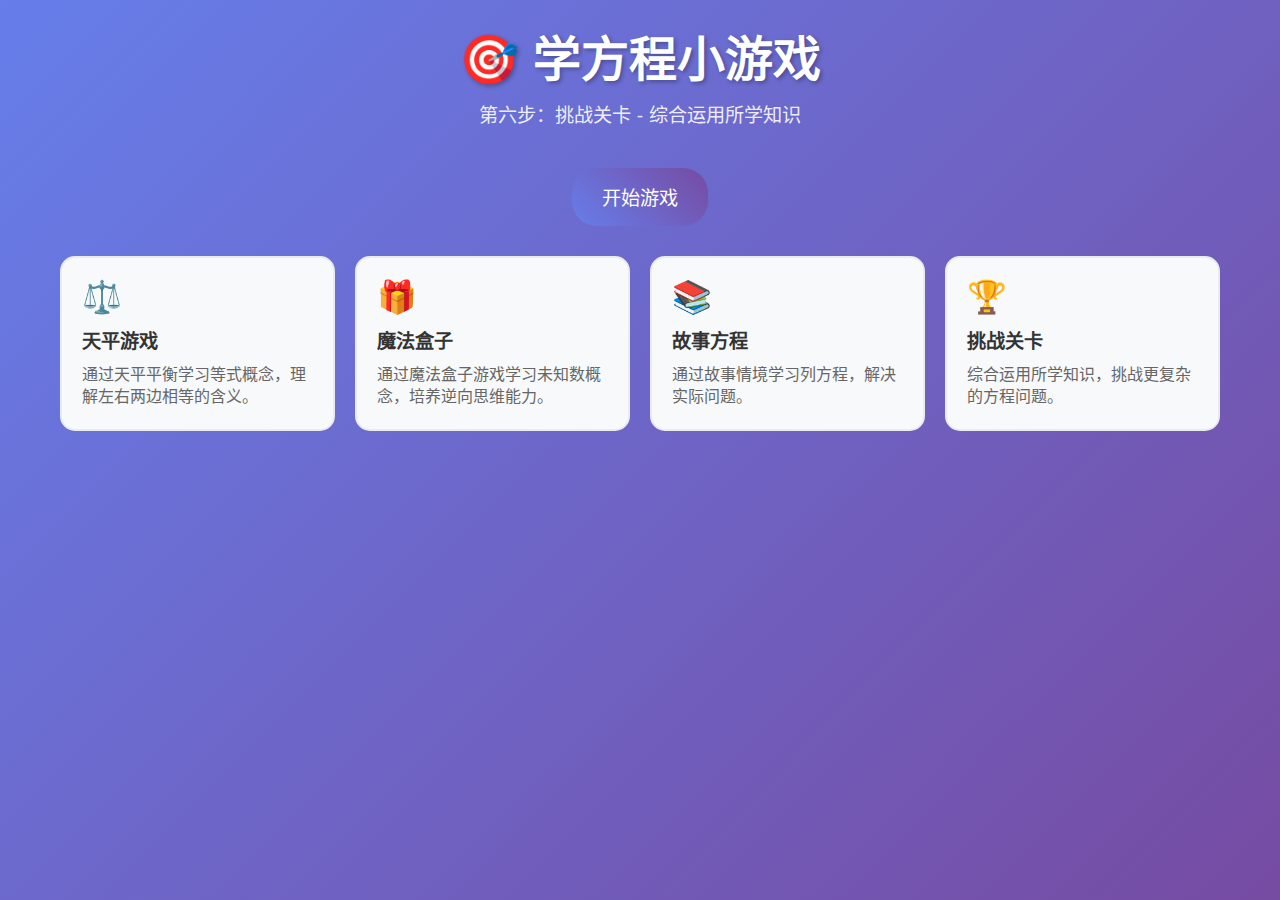
<file: index_step6.html>
<!DOCTYPE html>
<html lang="zh-CN">
<head>
    <meta charset="UTF-8">
    <meta name="viewport" content="width=device-width, initial-scale=1.0">
    <title>学方程小游戏 - 第六步：挑战关卡</title>
    <style>
        * {
            margin: 0;
            padding: 0;
            box-sizing: border-box;
        }
        
        body {
            font-family: 'Arial', sans-serif;
            background: linear-gradient(135deg, #667eea 0%, #764ba2 100%);
            min-height: 100vh;
            color: #333;
        }
        
        .container {
            max-width: 1200px;
            margin: 0 auto;
            padding: 20px;
        }
        
        h1 {
            text-align: center;
            color: white;
            font-size: 3em;
            margin-bottom: 10px;
            text-shadow: 2px 2px 4px rgba(0,0,0,0.3);
        }
        
        .subtitle {
            text-align: center;
            color: rgba(255,255,255,0.9);
            font-size: 1.2em;
            margin-bottom: 40px;
        }
        
        .start-screen {
            display: block;
        }
        
        .stage-selection {
            display: none;
        }
        
        .balance-game {
            display: none;
        }
        
        .magicbox-game {
            display: none;
        }
        
        .story-game {
            display: none;
        }
        
        .challenge-game {
            display: none;
        }
        
        .start-button {
            background: linear-gradient(45deg, #667eea, #764ba2);
            color: white;
            border: none;
            padding: 15px 30px;
            font-size: 1.2em;
            border-radius: 25px;
            cursor: pointer;
            transition: transform 0.3s ease;
        }
        
        .start-button:hover {
            transform: translateY(-2px);
        }
        
        .game-modules {
            display: grid;
            grid-template-columns: repeat(auto-fit, minmax(200px, 1fr));
            gap: 20px;
            margin-top: 30px;
        }
        
        .module {
            background: #f8f9fa;
            padding: 20px;
            border-radius: 15px;
            border: 2px solid #e9ecef;
        }
        
        .module-icon {
            font-size: 2em;
            margin-bottom: 10px;
        }
        
        .module-title {
            font-size: 1.2em;
            font-weight: bold;
            margin-bottom: 10px;
            color: #333;
        }
        
        .module-description {
            color: #666;
            line-height: 1.4;
        }
        
        .stage-grid {
            display: grid;
            grid-template-columns: repeat(auto-fit, minmax(250px, 1fr));
            gap: 20px;
            margin-top: 30px;
        }
        
        .stage-card {
            background: white;
            border-radius: 15px;
            padding: 25px;
            text-align: center;
            cursor: pointer;
            transition: all 0.3s ease;
            border: 3px solid transparent;
            position: relative;
            overflow: hidden;
        }
        
        .stage-card:hover {
            transform: translateY(-5px);
            box-shadow: 0 10px 25px rgba(0,0,0,0.15);
        }
        
        .stage-card.locked {
            opacity: 0.6;
            cursor: not-allowed;
            background: #f8f9fa;
        }
        
        .stage-card.locked:hover {
            transform: none;
            box-shadow: none;
        }
        
        .stage-icon {
            font-size: 3em;
            margin-bottom: 15px;
            display: block;
        }
        
        .stage-title {
            font-size: 1.3em;
            font-weight: bold;
            margin-bottom: 10px;
            color: #333;
        }
        
        .stage-description {
            color: #666;
            line-height: 1.4;
            margin-bottom: 15px;
        }
        
        .stage-progress {
            background: #e9ecef;
            height: 8px;
            border-radius: 4px;
            overflow: hidden;
            margin-top: 15px;
        }
        
        .stage-progress-fill {
            background: linear-gradient(90deg, #667eea, #764ba2);
            height: 100%;
            transition: width 0.3s ease;
        }
        
        .back-button {
            background: #6c757d;
            color: white;
            border: none;
            padding: 10px 20px;
            border-radius: 20px;
            cursor: pointer;
            transition: background 0.3s ease;
        }
        
        .back-button:hover {
            background: #5a6268;
        }
        
        .game-header {
            background: white;
            border-radius: 15px;
            padding: 20px;
            margin-bottom: 20px;
            display: flex;
            justify-content: space-between;
            align-items: center;
            flex-wrap: wrap;
            gap: 15px;
        }
        
        .game-header h2 {
            color: #333;
            margin: 0;
        }
        
        .game-info {
            display: flex;
            gap: 20px;
            flex-wrap: wrap;
        }
        
        .info-item {
            text-align: center;
        }
        
        .info-label {
            font-size: 0.9em;
            color: #666;
            margin-bottom: 5px;
        }
        
        .info-value {
            font-size: 1.2em;
            font-weight: bold;
            color: #333;
        }
        
        /* 挑战关卡特有样式 */
        .challenge-container {
            background: white;
            border-radius: 15px;
            padding: 30px;
            margin: 20px 0;
        }
        
        .challenge-header {
            text-align: center;
            margin-bottom: 30px;
        }
        
        .challenge-title {
            font-size: 1.8em;
            color: #333;
            margin-bottom: 10px;
        }
        
        .challenge-difficulty {
            display: inline-block;
            padding: 5px 15px;
            border-radius: 20px;
            font-size: 0.9em;
            font-weight: bold;
            margin-bottom: 15px;
        }
        
        .difficulty-easy {
            background: #d4edda;
            color: #155724;
        }
        
        .difficulty-medium {
            background: #fff3cd;
            color: #856404;
        }
        
        .difficulty-hard {
            background: #f8d7da;
            color: #721c24;
        }
        
        .challenge-scenario {
            background: #f8f9fa;
            border-left: 4px solid #667eea;
            padding: 20px;
            margin: 20px 0;
            border-radius: 0 10px 10px 0;
        }
        
        .scenario-title {
            font-weight: bold;
            color: #333;
            margin-bottom: 10px;
            font-size: 1.1em;
        }
        
        .scenario-content {
            line-height: 1.6;
            color: #555;
        }
        
        .challenge-steps {
            margin: 30px 0;
        }
        
        .step-container {
            background: #fff;
            border: 2px solid #e9ecef;
            border-radius: 10px;
            margin: 15px 0;
            overflow: hidden;
        }
        
        .step-header {
            background: #f8f9fa;
            padding: 15px 20px;
            border-bottom: 1px solid #e9ecef;
            cursor: pointer;
            display: flex;
            justify-content: space-between;
            align-items: center;
        }
        
        .step-header:hover {
            background: #e9ecef;
        }
        
        .step-title {
            font-weight: bold;
            color: #333;
        }
        
        .step-status {
            font-size: 1.2em;
        }
        
        .step-content {
            padding: 20px;
            display: none;
        }
        
        .step-content.active {
            display: block;
        }
        
        .step-question {
            margin-bottom: 20px;
        }
        
        .step-input {
            margin: 15px 0;
        }
        
        .step-input label {
            display: block;
            margin-bottom: 5px;
            font-weight: bold;
            color: #333;
        }
        
        .step-input input {
            width: 100%;
            padding: 10px;
            border: 2px solid #e9ecef;
            border-radius: 5px;
            font-size: 1em;
        }
        
        .step-input input:focus {
            outline: none;
            border-color: #667eea;
        }
        
        .step-hint {
            background: #e7f3ff;
            border-left: 4px solid #007bff;
            padding: 15px;
            margin: 15px 0;
            border-radius: 0 5px 5px 0;
        }
        
        .hint-toggle {
            background: none;
            border: none;
            color: #007bff;
            cursor: pointer;
            text-decoration: underline;
            font-size: 0.9em;
        }
        
        .hint-content {
            margin-top: 10px;
            display: none;
        }
        
        .hint-content.show {
            display: block;
        }
        
        .step-submit {
            background: #667eea;
            color: white;
            border: none;
            padding: 10px 20px;
            border-radius: 5px;
            cursor: pointer;
            font-size: 1em;
        }
        
        .step-submit:hover {
            background: #5a67d8;
        }
        
        .step-submit:disabled {
            background: #ccc;
            cursor: not-allowed;
        }
        
        .step-feedback {
            margin-top: 15px;
            padding: 10px;
            border-radius: 5px;
            display: none;
        }
        
        .step-feedback.correct {
            background: #d4edda;
            color: #155724;
            border: 1px solid #c3e6cb;
            display: block;
        }
        
        .step-feedback.incorrect {
            background: #f8d7da;
            color: #721c24;
            border: 1px solid #f5c6cb;
            display: block;
        }
        
        .challenge-progress {
            background: #f8f9fa;
            border-radius: 10px;
            padding: 20px;
            margin: 20px 0;
        }
        
        .progress-title {
            font-weight: bold;
            margin-bottom: 15px;
            color: #333;
        }
        
        .progress-bar {
            background: #e9ecef;
            height: 20px;
            border-radius: 10px;
            overflow: hidden;
            margin-bottom: 10px;
        }
        
        .progress-fill {
            background: linear-gradient(90deg, #667eea, #764ba2);
            height: 100%;
            transition: width 0.5s ease;
            display: flex;
            align-items: center;
            justify-content: center;
            color: white;
            font-size: 0.9em;
            font-weight: bold;
        }
        
        .progress-text {
            text-align: center;
            color: #666;
            font-size: 0.9em;
        }
        
        .challenge-complete {
            background: #d4edda;
            border: 2px solid #c3e6cb;
            border-radius: 15px;
            padding: 30px;
            text-align: center;
            margin: 20px 0;
            display: none;
        }
        
        .complete-icon {
            font-size: 4em;
            margin-bottom: 15px;
        }
        
        .complete-title {
            font-size: 1.5em;
            font-weight: bold;
            color: #155724;
            margin-bottom: 10px;
        }
        
        .complete-message {
            color: #155724;
            margin-bottom: 20px;
        }
        
        .complete-stats {
            display: grid;
            grid-template-columns: repeat(auto-fit, minmax(150px, 1fr));
            gap: 15px;
            margin: 20px 0;
        }
        
        .stat-item {
            background: white;
            padding: 15px;
            border-radius: 10px;
            border: 1px solid #c3e6cb;
        }
        
        .stat-value {
            font-size: 1.5em;
            font-weight: bold;
            color: #155724;
        }
        
        .stat-label {
            font-size: 0.9em;
            color: #666;
            margin-top: 5px;
        }
        
        .next-challenge-btn {
            background: #28a745;
            color: white;
            border: none;
            padding: 15px 30px;
            border-radius: 25px;
            cursor: pointer;
            font-size: 1.1em;
            margin: 10px;
        }
        
        .next-challenge-btn:hover {
            background: #218838;
        }
        
        /* 响应式设计 */
        @media (max-width: 768px) {
            .container {
                padding: 10px;
            }
            
            h1 {
                font-size: 2em;
            }
            
            .game-header {
                flex-direction: column;
                text-align: center;
            }
            
            .game-info {
                justify-content: center;
            }
            
            .challenge-container {
                padding: 20px;
            }
            
            .complete-stats {
                grid-template-columns: 1fr;
            }
        }
    </style>
</head>
<body>
    <div class="container">
        <!-- 开始界面 -->
        <div class="start-screen" id="startScreen">
            <h1>🎯 学方程小游戏</h1>
            <p class="subtitle">第六步：挑战关卡 - 综合运用所学知识</p>
            
            <div style="text-align: center;">
                <button class="start-button" onclick="showStageSelection()">开始游戏</button>
            </div>
            
            <div class="game-modules">
                <div class="module">
                    <div class="module-icon">⚖️</div>
                    <div class="module-title">天平游戏</div>
                    <div class="module-description">通过天平平衡学习等式概念，理解左右两边相等的含义。</div>
                </div>
                
                <div class="module">
                    <div class="module-icon">🎁</div>
                    <div class="module-title">魔法盒子</div>
                    <div class="module-description">通过魔法盒子游戏学习未知数概念，培养逆向思维能力。</div>
                </div>
                
                <div class="module">
                    <div class="module-icon">📚</div>
                    <div class="module-title">故事方程</div>
                    <div class="module-description">通过故事情境学习列方程，解决实际问题。</div>
                </div>
                
                <div class="module">
                    <div class="module-icon">🏆</div>
                    <div class="module-title">挑战关卡</div>
                    <div class="module-description">综合运用所学知识，挑战更复杂的方程问题。</div>
                </div>
            </div>
        </div>
        
        <!-- 阶段选择界面 -->
        <div class="stage-selection" id="stageSelection">
            <h1>选择游戏阶段</h1>
            <p class="subtitle">循序渐进，掌握方程思维</p>
            
            <div style="text-align: center; margin-bottom: 20px;">
                <button class="back-button" onclick="showStartScreen()">返回首页</button>
            </div>
            
            <div class="stage-grid">
                <div class="stage-card" onclick="selectStage(1)">
                    <span class="stage-icon">⚖️</span>
                    <div class="stage-title">天平游戏</div>
                    <div class="stage-description">学习等式的基本概念，理解平衡的含义</div>
                    <div class="stage-progress">
                        <div class="stage-progress-fill" style="width: 100%;"></div>
                    </div>
                </div>
                
                <div class="stage-card" onclick="selectStage(2)">
                    <span class="stage-icon">🎁</span>
                    <div class="stage-title">魔法盒子</div>
                    <div class="stage-description">学习未知数的概念，培养逆向思维</div>
                    <div class="stage-progress">
                        <div class="stage-progress-fill" style="width: 100%;"></div>
                    </div>
                </div>
                
                <div class="stage-card" onclick="selectStage(3)">
                    <span class="stage-icon">📚</span>
                    <div class="stage-title">故事方程</div>
                    <div class="stage-description">在实际情境中应用方程知识</div>
                    <div class="stage-progress">
                        <div class="stage-progress-fill" style="width: 100%;"></div>
                    </div>
                </div>
                
                <div class="stage-card" onclick="selectStage(4)">
                    <span class="stage-icon">🏆</span>
                    <div class="stage-title">挑战关卡</div>
                    <div class="stage-description">综合运用所学知识，挑战复杂问题</div>
                    <div class="stage-progress">
                        <div class="stage-progress-fill" style="width: 0%;"></div>
                    </div>
                </div>
            </div>
        </div>
        
        <!-- 挑战关卡游戏界面 -->
        <div class="challenge-game" id="challengeGame">
            <div class="game-header">
                <h2>🏆 挑战关卡</h2>
                <div class="game-info">
                    <div class="info-item">
                        <div class="info-label">关卡</div>
                        <div class="info-value" id="challengeLevel">1</div>
                    </div>
                    <div class="info-item">
                        <div class="info-label">分数</div>
                        <div class="info-value" id="challengeScore">0</div>
                    </div>
                    <div class="info-item">
                        <div class="info-label">生命</div>
                        <div class="info-value" id="challengeLives">❤️❤️❤️</div>
                    </div>
                </div>
                <button class="back-button" onclick="showStageSelection()">返回选择</button>
            </div>
            
            <div class="challenge-container">
                <div class="challenge-header">
                    <div class="challenge-title" id="challengeTitle">
                        <!-- 挑战标题将在这里显示 -->
                    </div>
                    <div class="challenge-difficulty" id="challengeDifficulty">
                        <!-- 难度等级将在这里显示 -->
                    </div>
                </div>
                
                <div class="challenge-scenario" id="challengeScenario">
                    <div class="scenario-title">📖 挑战情境</div>
                    <div class="scenario-content" id="scenarioContent">
                        <!-- 挑战情境将在这里显示 -->
                    </div>
                </div>
                
                <div class="challenge-progress">
                    <div class="progress-title">挑战进度</div>
                    <div class="progress-bar">
                        <div class="progress-fill" id="challengeProgressFill" style="width: 0%;">
                            <span id="challengeProgressText">0/0</span>
                        </div>
                    </div>
                    <div class="progress-text" id="challengeProgressDesc">准备开始挑战</div>
                </div>
                
                <div class="challenge-steps" id="challengeSteps">
                    <!-- 挑战步骤将在这里动态生成 -->
                </div>
                
                <div class="challenge-complete" id="challengeComplete">
                    <div class="complete-icon">🎉</div>
                    <div class="complete-title">挑战完成！</div>
                    <div class="complete-message" id="completeMessage">
                        恭喜你成功完成了这个挑战关卡！
                    </div>
                    
                    <div class="complete-stats" id="completeStats">
                        <!-- 完成统计将在这里显示 -->
                    </div>
                    
                    <div>
                        <button class="next-challenge-btn" onclick="nextChallenge()">下一个挑战</button>
                        <button class="back-button" onclick="showStageSelection()">返回选择</button>
                    </div>
                </div>
            </div>
        </div>
    </div>
    
    <script>
        // 游戏状态
        let gameState = {
            currentStage: 1,
            unlockedStages: 4, // 解锁所有四个阶段
            currentLevel: 1,
            score: 0,
            lives: 3,
            selectedAnswer: null,
            progress: {
                stage1: 100,
                stage2: 100,
                stage3: 100,
                stage4: 0
            },
            challengeState: {
                currentStep: 0,
                totalSteps: 0,
                stepAnswers: [],
                startTime: null,
                hints: 0
            }
        };
        
        // 挑战关卡数据
        const challengeLevels = [
            {
                id: 1,
                title: "小明的购物挑战",
                difficulty: "easy",
                scenario: "小明去商店买文具。他买了3支笔和2个本子，总共花了26元。已知每支笔比每个本子贵2元。请帮小明算出笔和本子的价格。",
                steps: [
                    {
                        title: "第一步：设定未知数",
                        question: "我们需要设定未知数来表示笔和本子的价格。请设定合适的未知数。",
                        type: "text",
                        placeholder: "例如：设每个本子的价格为x元",
                        answer: ["设每个本子的价格为x元", "设本子的价格为x元", "设每个本子x元"],
                        hint: "通常我们设较简单的量为未知数，这里可以设本子的价格为x元。"
                    },
                    {
                        title: "第二步：表示其他量",
                        question: "如果每个本子的价格为x元，那么每支笔的价格是多少元？",
                        type: "text",
                        placeholder: "用含x的式子表示",
                        answer: ["x+2", "(x+2)", "x + 2"],
                        hint: "题目说每支笔比每个本子贵2元，所以笔的价格 = 本子价格 + 2"
                    },
                    {
                        title: "第三步：列出方程",
                        question: "根据题意，3支笔和2个本子总共26元，请列出方程：",
                        type: "text",
                        placeholder: "例如：3(x+2) + 2x = 26",
                        answer: ["3(x+2)+2x=26", "3(x+2) + 2x = 26", "2x+3(x+2)=26", "2x + 3(x+2) = 26"],
                        hint: "3支笔的价格 + 2个本子的价格 = 总价格26元"
                    },
                    {
                        title: "第四步：解方程",
                        question: "解方程 3(x+2) + 2x = 26，求出x的值：",
                        type: "number",
                        placeholder: "输入数字",
                        answer: 4,
                        hint: "先展开括号：3x + 6 + 2x = 26，合并同类项：5x + 6 = 26，所以5x = 20，x = 4"
                    },
                    {
                        title: "第五步：验证答案",
                        question: "如果本子4元一个，笔6元一支，验证：3支笔 + 2个本子 = ?",
                        type: "number",
                        placeholder: "计算总价",
                        answer: 26,
                        hint: "3 × 6 + 2 × 4 = 18 + 8 = 26元，验证正确！"
                    }
                ],
                reward: 100
            },
            {
                id: 2,
                title: "农场的鸡兔同笼",
                difficulty: "medium",
                scenario: "农场里有鸡和兔子，总共有15只动物，48条腿。请算出鸡和兔子各有多少只。",
                steps: [
                    {
                        title: "第一步：理解问题",
                        question: "鸡有几条腿？兔子有几条腿？",
                        type: "text",
                        placeholder: "例如：鸡有2条腿，兔子有4条腿",
                        answer: ["鸡有2条腿，兔子有4条腿", "鸡2条腿，兔子4条腿", "鸡2条，兔子4条"],
                        hint: "这是基本常识：鸡有2条腿，兔子有4条腿。"
                    },
                    {
                        title: "第二步：设定未知数",
                        question: "设鸡有x只，那么兔子有多少只？",
                        type: "text",
                        placeholder: "用含x的式子表示",
                        answer: ["15-x", "(15-x)", "15 - x"],
                        hint: "总共15只动物，鸡有x只，那么兔子就有(15-x)只。"
                    },
                    {
                        title: "第三步：列出方程",
                        question: "根据腿的总数是48条，列出方程：",
                        type: "text",
                        placeholder: "例如：2x + 4(15-x) = 48",
                        answer: ["2x+4(15-x)=48", "2x + 4(15-x) = 48", "4(15-x)+2x=48", "4(15-x) + 2x = 48"],
                        hint: "鸡的腿数 + 兔子的腿数 = 总腿数48条"
                    },
                    {
                        title: "第四步：解方程",
                        question: "解方程 2x + 4(15-x) = 48，求出x的值：",
                        type: "number",
                        placeholder: "输入鸡的数量",
                        answer: 6,
                        hint: "展开：2x + 60 - 4x = 48，合并：-2x + 60 = 48，所以-2x = -12，x = 6"
                    },
                    {
                        title: "第五步：求出兔子数量",
                        question: "如果鸡有6只，那么兔子有多少只？",
                        type: "number",
                        placeholder: "输入兔子的数量",
                        answer: 9,
                        hint: "兔子数量 = 15 - 6 = 9只"
                    }
                ],
                reward: 150
            },
            {
                id: 3,
                title: "工程队的合作项目",
                difficulty: "hard",
                scenario: "甲工程队单独完成一项工程需要12天，乙工程队单独完成需要18天。现在两队合作，几天能完成这项工程？",
                steps: [
                    {
                        title: "第一步：理解工作效率",
                        question: "甲队每天完成工程的几分之几？乙队呢？",
                        type: "text",
                        placeholder: "例如：甲队每天完成1/12，乙队每天完成1/18",
                        answer: ["甲队每天完成1/12，乙队每天完成1/18", "甲队1/12，乙队1/18", "1/12，1/18"],
                        hint: "工作效率 = 1 ÷ 完成时间。甲队12天完成，每天完成1/12。"
                    },
                    {
                        title: "第二步：计算合作效率",
                        question: "两队合作，每天完成工程的几分之几？",
                        type: "text",
                        placeholder: "例如：1/12 + 1/18",
                        answer: ["1/12+1/18", "1/12 + 1/18", "5/36"],
                        hint: "合作效率 = 甲队效率 + 乙队效率 = 1/12 + 1/18"
                    },
                    {
                        title: "第三步：通分计算",
                        question: "计算 1/12 + 1/18 的结果（用分数表示）：",
                        type: "text",
                        placeholder: "例如：5/36",
                        answer: ["5/36", "5/36"],
                        hint: "通分：1/12 = 3/36，1/18 = 2/36，所以 3/36 + 2/36 = 5/36"
                    },
                    {
                        title: "第四步：设定未知数",
                        question: "设两队合作x天完成工程，列出方程：",
                        type: "text",
                        placeholder: "例如：(5/36)x = 1",
                        answer: ["(5/36)x=1", "(5/36)x = 1", "5x/36=1", "5x/36 = 1"],
                        hint: "每天完成5/36，x天完成全部工程(1)，所以(5/36)x = 1"
                    },
                    {
                        title: "第五步：解方程",
                        question: "解方程 (5/36)x = 1，求出x的值：",
                        type: "number",
                        placeholder: "输入天数（保留一位小数）",
                        answer: 7.2,
                        hint: "x = 1 ÷ (5/36) = 36/5 = 7.2天"
                    }
                ],
                reward: 200
            }
        ];
        
        // 显示阶段选择界面
        function showStageSelection() {
            document.getElementById('startScreen').style.display = 'none';
            document.getElementById('stageSelection').style.display = 'block';
            document.getElementById('challengeGame').style.display = 'none';
            updateStageCards();
            console.log('显示阶段选择界面');
        }
        
        // 显示开始界面
        function showStartScreen() {
            document.getElementById('startScreen').style.display = 'block';
            document.getElementById('stageSelection').style.display = 'none';
            document.getElementById('challengeGame').style.display = 'none';
            console.log('返回开始界面');
        }
        
        // 选择阶段
        function selectStage(stage) {
            if (stage > gameState.unlockedStages) {
                alert('请先完成前面的阶段！');
                return;
            }
            
            gameState.currentStage = stage;
            console.log('选择阶段:', stage);
            
            if (stage === 4) {
                startChallengeGame();
            } else {
                alert(`阶段 ${stage} 请使用对应的游戏版本！`);
            }
        }
        
        // 开始挑战关卡游戏
        function startChallengeGame() {
            document.getElementById('startScreen').style.display = 'none';
            document.getElementById('stageSelection').style.display = 'none';
            document.getElementById('challengeGame').style.display = 'block';
            
            // 重置游戏状态
            gameState.currentLevel = 1;
            gameState.score = 0;
            gameState.lives = 3;
            gameState.challengeState = {
                currentStep: 0,
                totalSteps: 0,
                stepAnswers: [],
                startTime: Date.now(),
                hints: 0
            };
            
            updateChallengeGameInfo();
            loadChallengeLevel(gameState.currentLevel);
            console.log('开始挑战关卡游戏');
        }
        
        // 更新挑战游戏信息显示
        function updateChallengeGameInfo() {
            document.getElementById('challengeLevel').textContent = gameState.currentLevel;
            document.getElementById('challengeScore').textContent = gameState.score;
            
            let livesDisplay = '';
            for (let i = 0; i < gameState.lives; i++) {
                livesDisplay += '❤️';
            }
            document.getElementById('challengeLives').textContent = livesDisplay;
        }
        
        // 加载挑战关卡
        function loadChallengeLevel(level) {
            const challenge = challengeLevels[level - 1];
            if (!challenge) {
                alert('恭喜！你已经完成了所有挑战关卡！');
                showStageSelection();
                return;
            }
            
            // 设置挑战信息
            document.getElementById('challengeTitle').textContent = challenge.title;
            
            const difficultyElement = document.getElementById('challengeDifficulty');
            difficultyElement.textContent = {
                'easy': '简单',
                'medium': '中等',
                'hard': '困难'
            }[challenge.difficulty];
            difficultyElement.className = `challenge-difficulty difficulty-${challenge.difficulty}`;
            
            document.getElementById('scenarioContent').textContent = challenge.scenario;
            
            // 重置挑战状态
            gameState.challengeState.currentStep = 0;
            gameState.challengeState.totalSteps = challenge.steps.length;
            gameState.challengeState.stepAnswers = [];
            
            // 更新进度
            updateChallengeProgress();
            
            // 生成步骤
            generateChallengeSteps(challenge.steps);
            
            // 隐藏完成界面
            document.getElementById('challengeComplete').style.display = 'none';
        }
        
        // 生成挑战步骤
        function generateChallengeSteps(steps) {
            const stepsContainer = document.getElementById('challengeSteps');
            stepsContainer.innerHTML = '';
            
            steps.forEach((step, index) => {
                const stepDiv = document.createElement('div');
                stepDiv.className = 'step-container';
                stepDiv.innerHTML = `
                    <div class="step-header" onclick="toggleStep(${index})">
                        <div class="step-title">${step.title}</div>
                        <div class="step-status" id="stepStatus${index}">⏳</div>
                    </div>
                    <div class="step-content" id="stepContent${index}" ${index === 0 ? 'style="display: block;"' : ''}>
                        <div class="step-question">${step.question}</div>
                        <div class="step-input">
                            <label for="stepInput${index}">你的答案：</label>
                            <input type="${step.type}" id="stepInput${index}" placeholder="${step.placeholder}" 
                                   onkeypress="handleStepKeyPress(event, ${index})">
                        </div>
                        <div class="step-hint">
                            <button class="hint-toggle" onclick="toggleHint(${index})">💡 需要提示？</button>
                            <div class="hint-content" id="hintContent${index}">
                                ${step.hint}
                            </div>
                        </div>
                        <button class="step-submit" onclick="checkStepAnswer(${index})">提交答案</button>
                        <div class="step-feedback" id="stepFeedback${index}"></div>
                    </div>
                `;
                stepsContainer.appendChild(stepDiv);
            });
            
            // 激活第一步
            if (steps.length > 0) {
                document.getElementById('stepContent0').classList.add('active');
            }
        }
        
        // 切换步骤显示
        function toggleStep(stepIndex) {
            const content = document.getElementById(`stepContent${stepIndex}`);
            const isActive = content.style.display === 'block';
            
            // 只允许展开当前步骤或已完成的步骤
            if (stepIndex <= gameState.challengeState.currentStep) {
                content.style.display = isActive ? 'none' : 'block';
            }
        }
        
        // 切换提示显示
        function toggleHint(stepIndex) {
            const hintContent = document.getElementById(`hintContent${stepIndex}`);
            const isShowing = hintContent.classList.contains('show');
            
            if (!isShowing) {
                gameState.challengeState.hints++;
            }
            
            hintContent.classList.toggle('show');
        }
        
        // 处理步骤输入的回车键
        function handleStepKeyPress(event, stepIndex) {
            if (event.key === 'Enter') {
                checkStepAnswer(stepIndex);
            }
        }
        
        // 检查步骤答案
        function checkStepAnswer(stepIndex) {
            const challenge = challengeLevels[gameState.currentLevel - 1];
            const step = challenge.steps[stepIndex];
            const input = document.getElementById(`stepInput${stepIndex}`);
            const feedback = document.getElementById(`stepFeedback${stepIndex}`);
            const status = document.getElementById(`stepStatus${stepIndex}`);
            
            const userAnswer = input.value.trim();
            let isCorrect = false;
            
            // 检查答案
            if (step.type === 'number') {
                const userNum = parseFloat(userAnswer);
                const correctNum = parseFloat(step.answer);
                isCorrect = Math.abs(userNum - correctNum) < 0.1; // 允许小数误差
            } else {
                // 文本答案，支持多个正确答案
                const correctAnswers = Array.isArray(step.answer) ? step.answer : [step.answer];
                isCorrect = correctAnswers.some(answer => 
                    userAnswer.toLowerCase().replace(/\s+/g, '') === 
                    answer.toLowerCase().replace(/\s+/g, '')
                );
            }
            
            if (isCorrect) {
                feedback.className = 'step-feedback correct';
                feedback.textContent = '✅ 正确！继续下一步。';
                status.textContent = '✅';
                input.disabled = true;
                
                // 记录答案
                gameState.challengeState.stepAnswers[stepIndex] = userAnswer;
                
                // 如果是当前步骤，前进到下一步
                if (stepIndex === gameState.challengeState.currentStep) {
                    gameState.challengeState.currentStep++;
                    gameState.score += 20; // 每步20分
                    updateChallengeGameInfo();
                    updateChallengeProgress();
                    
                    // 激活下一步
                    if (stepIndex + 1 < challenge.steps.length) {
                        const nextContent = document.getElementById(`stepContent${stepIndex + 1}`);
                        nextContent.style.display = 'block';
                        nextContent.classList.add('active');
                        
                        // 滚动到下一步
                        nextContent.scrollIntoView({ behavior: 'smooth', block: 'center' });
                    } else {
                        // 完成挑战
                        completeChallenge();
                    }
                }
            } else {
                feedback.className = 'step-feedback incorrect';
                feedback.textContent = '❌ 答案不正确，请重试。';
                status.textContent = '❌';
                
                // 扣除生命值
                if (stepIndex === gameState.challengeState.currentStep) {
                    gameState.lives--;
                    updateChallengeGameInfo();
                    
                    if (gameState.lives <= 0) {
                        alert('生命值耗尽！挑战失败。');
                        showStageSelection();
                        return;
                    }
                }
            }
        }
        
        // 更新挑战进度
        function updateChallengeProgress() {
            const current = gameState.challengeState.currentStep;
            const total = gameState.challengeState.totalSteps;
            const percentage = total > 0 ? (current / total) * 100 : 0;
            
            const progressFill = document.getElementById('challengeProgressFill');
            const progressText = document.getElementById('challengeProgressText');
            const progressDesc = document.getElementById('challengeProgressDesc');
            
            progressFill.style.width = `${percentage}%`;
            progressText.textContent = `${current}/${total}`;
            
            if (current === 0) {
                progressDesc.textContent = '准备开始挑战';
            } else if (current < total) {
                progressDesc.textContent = `已完成 ${current} 个步骤，继续加油！`;
            } else {
                progressDesc.textContent = '所有步骤已完成！';
            }
        }
        
        // 完成挑战
        function completeChallenge() {
            const challenge = challengeLevels[gameState.currentLevel - 1];
            const endTime = Date.now();
            const timeUsed = Math.round((endTime - gameState.challengeState.startTime) / 1000);
            
            // 计算奖励分数
            let bonusScore = challenge.reward;
            
            // 时间奖励（少于5分钟有奖励）
            if (timeUsed < 300) {
                bonusScore += Math.max(0, 100 - timeUsed);
            }
            
            // 提示惩罚
            bonusScore -= gameState.challengeState.hints * 10;
            
            // 生命值奖励
            bonusScore += gameState.lives * 20;
            
            gameState.score += bonusScore;
            updateChallengeGameInfo();
            
            // 显示完成界面
            const completeDiv = document.getElementById('challengeComplete');
            const completeMessage = document.getElementById('completeMessage');
            const completeStats = document.getElementById('completeStats');
            
            completeMessage.textContent = `恭喜你成功完成了"${challengeLevels[gameState.currentLevel - 1].title}"！`;
            
            completeStats.innerHTML = `
                <div class="stat-item">
                    <span class="stat-label">用时：</span>
                    <span class="stat-value">${Math.floor(timeUsed / 60)}分${timeUsed % 60}秒</span>
                </div>
                <div class="stat-item">
                    <span class="stat-label">使用提示：</span>
                    <span class="stat-value">${gameState.challengeState.hints}次</span>
                </div>
                <div class="stat-item">
                    <span class="stat-label">奖励分数：</span>
                    <span class="stat-value">+${bonusScore}</span>
                </div>
                <div class="stat-item">
                    <span class="stat-label">总分：</span>
                    <span class="stat-value">${gameState.score}</span>
                </div>
            `;
            
            // 隐藏步骤，显示完成界面
            document.getElementById('challengeSteps').style.display = 'none';
            completeDiv.style.display = 'block';
            
            // 更新进度
            if (gameState.currentLevel === challengeLevels.length) {
                gameState.progress.stage4 = 100;
                updateStageCards();
            }
        }
        
        // 下一个挑战
        function nextChallenge() {
            if (gameState.currentLevel < challengeLevels.length) {
                gameState.currentLevel++;
                loadChallengeLevel();
            } else {
                alert('恭喜你完成了所有挑战关卡！');
                showStageSelection();
            }
        }
        
        // 更新阶段卡片状态
        function updateStageCards() {
            const stageCards = document.querySelectorAll('.stage-card');
            stageCards.forEach((card, index) => {
                const stageNum = index + 1;
                const progressFill = card.querySelector('.stage-progress-fill');
                
                if (stageNum <= gameState.unlockedStages) {
                    card.classList.remove('locked');
                    if (stageNum === 1) {
                        progressFill.style.width = gameState.progress.stage1 + '%';
                    } else if (stageNum === 2) {
                        progressFill.style.width = gameState.progress.stage2 + '%';
                    } else if (stageNum === 3) {
                        progressFill.style.width = gameState.progress.stage3 + '%';
                    } else if (stageNum === 4) {
                        progressFill.style.width = gameState.progress.stage4 + '%';
                    }
                } else {
                    card.classList.add('locked');
                    progressFill.style.width = '0%';
                }
            });
        }
        
        // 页面加载完成后初始化
        document.addEventListener('DOMContentLoaded', function() {
            console.log('页面加载完成，初始化游戏');
            updateStageCards();
            
            // 为挑战答案输入框添加回车提交功能
            document.addEventListener('keypress', function(e) {
                if (e.key === 'Enter') {
                    const activeInput = document.activeElement;
                    if (activeInput && activeInput.classList.contains('challenge-input')) {
                        checkStepAnswer();
                    }
                }
            });
        });
    </script>
</body>
</html>
</file>
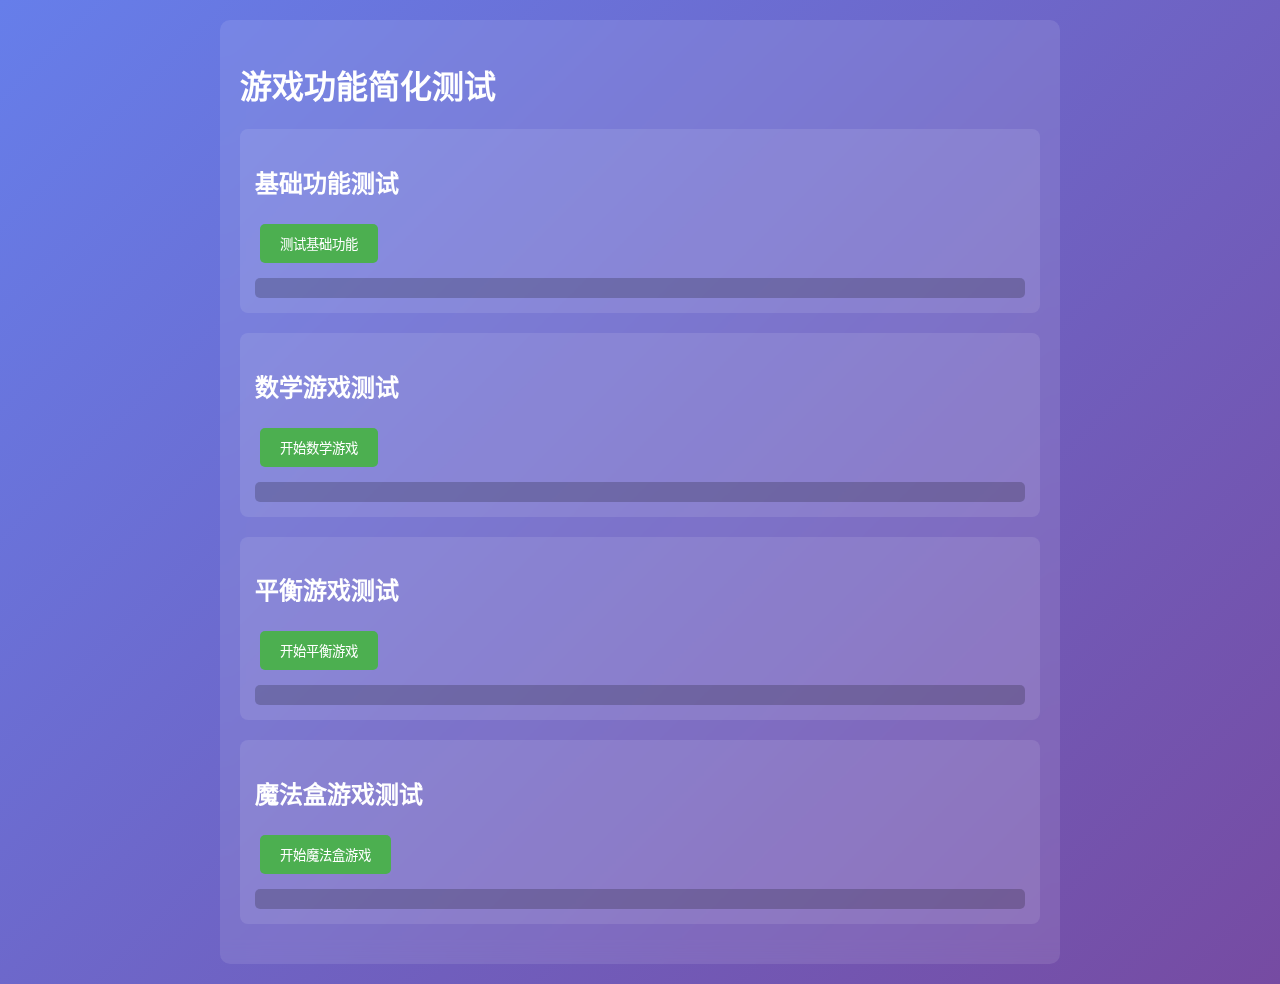
<file: simple_test.html>
<!DOCTYPE html>
<html lang="zh-CN">
<head>
    <meta charset="UTF-8">
    <meta name="viewport" content="width=device-width, initial-scale=1.0">
    <title>简化测试页面</title>
    <style>
        body {
            font-family: Arial, sans-serif;
            margin: 20px;
            background: linear-gradient(135deg, #667eea 0%, #764ba2 100%);
            color: white;
            min-height: 100vh;
        }
        .container {
            max-width: 800px;
            margin: 0 auto;
            padding: 20px;
            background: rgba(255, 255, 255, 0.1);
            border-radius: 10px;
            backdrop-filter: blur(10px);
        }
        .test-section {
            margin: 20px 0;
            padding: 15px;
            background: rgba(255, 255, 255, 0.1);
            border-radius: 8px;
        }
        button {
            background: #4CAF50;
            color: white;
            border: none;
            padding: 10px 20px;
            border-radius: 5px;
            cursor: pointer;
            margin: 5px;
        }
        button:hover {
            background: #45a049;
        }
        .result {
            margin-top: 10px;
            padding: 10px;
            background: rgba(0, 0, 0, 0.2);
            border-radius: 5px;
        }
    </style>
</head>
<body>
    <div class="container">
        <h1>游戏功能简化测试</h1>
        
        <div class="test-section">
            <h2>基础功能测试</h2>
            <button onclick="testBasicFunction()">测试基础功能</button>
            <div id="basic-result" class="result"></div>
        </div>
        
        <div class="test-section">
            <h2>数学游戏测试</h2>
            <button onclick="testMathGame()">开始数学游戏</button>
            <div id="math-result" class="result"></div>
        </div>
        
        <div class="test-section">
            <h2>平衡游戏测试</h2>
            <button onclick="testBalanceGame()">开始平衡游戏</button>
            <div id="balance-result" class="result"></div>
        </div>
        
        <div class="test-section">
            <h2>魔法盒游戏测试</h2>
            <button onclick="testMagicBoxGame()">开始魔法盒游戏</button>
            <div id="magicbox-result" class="result"></div>
        </div>
    </div>

    <script>
        // 简化的测试函数
        function testBasicFunction() {
            const result = document.getElementById('basic-result');
            try {
                result.innerHTML = '✅ 基础JavaScript功能正常！<br>当前时间: ' + new Date().toLocaleString();
            } catch (error) {
                result.innerHTML = '❌ 基础功能测试失败: ' + error.message;
            }
        }
        
        function testMathGame() {
            const result = document.getElementById('math-result');
            try {
                // 简单的数学题生成
                const a = Math.floor(Math.random() * 10) + 1;
                const b = Math.floor(Math.random() * 10) + 1;
                const answer = prompt(`请计算: ${a} + ${b} = ?`);
                
                if (parseInt(answer) === a + b) {
                    result.innerHTML = '✅ 回答正确！数学游戏功能正常。';
                } else {
                    result.innerHTML = '❌ 回答错误，正确答案是: ' + (a + b);
                }
            } catch (error) {
                result.innerHTML = '❌ 数学游戏测试失败: ' + error.message;
            }
        }
        
        function testBalanceGame() {
            const result = document.getElementById('balance-result');
            try {
                // 简单的平衡测试
                const leftWeight = Math.floor(Math.random() * 10) + 1;
                const rightWeight = Math.floor(Math.random() * 10) + 1;
                const userGuess = prompt(`左边重量: ${leftWeight}, 右边重量: ${rightWeight}\n哪边更重？(输入 left 或 right 或 equal)`);
                
                let correct = '';
                if (leftWeight > rightWeight) correct = 'left';
                else if (rightWeight > leftWeight) correct = 'right';
                else correct = 'equal';
                
                if (userGuess === correct) {
                    result.innerHTML = '✅ 回答正确！平衡游戏功能正常。';
                } else {
                    result.innerHTML = `❌ 回答错误，正确答案是: ${correct}`;
                }
            } catch (error) {
                result.innerHTML = '❌ 平衡游戏测试失败: ' + error.message;
            }
        }
        
        function testMagicBoxGame() {
            const result = document.getElementById('magicbox-result');
            try {
                // 简单的魔法盒测试
                const items = ['🎁', '⭐', '💎', '🔮', '🎪'];
                const randomItem = items[Math.floor(Math.random() * items.length)];
                
                result.innerHTML = `✅ 魔法盒打开了！你获得了: ${randomItem}<br>魔法盒游戏功能正常。`;
            } catch (error) {
                result.innerHTML = '❌ 魔法盒游戏测试失败: ' + error.message;
            }
        }
        
        // 页面加载完成后的初始化
        document.addEventListener('DOMContentLoaded', function() {
            console.log('简化测试页面加载完成');
        });
    </script>
</body>
</html>
</file>
